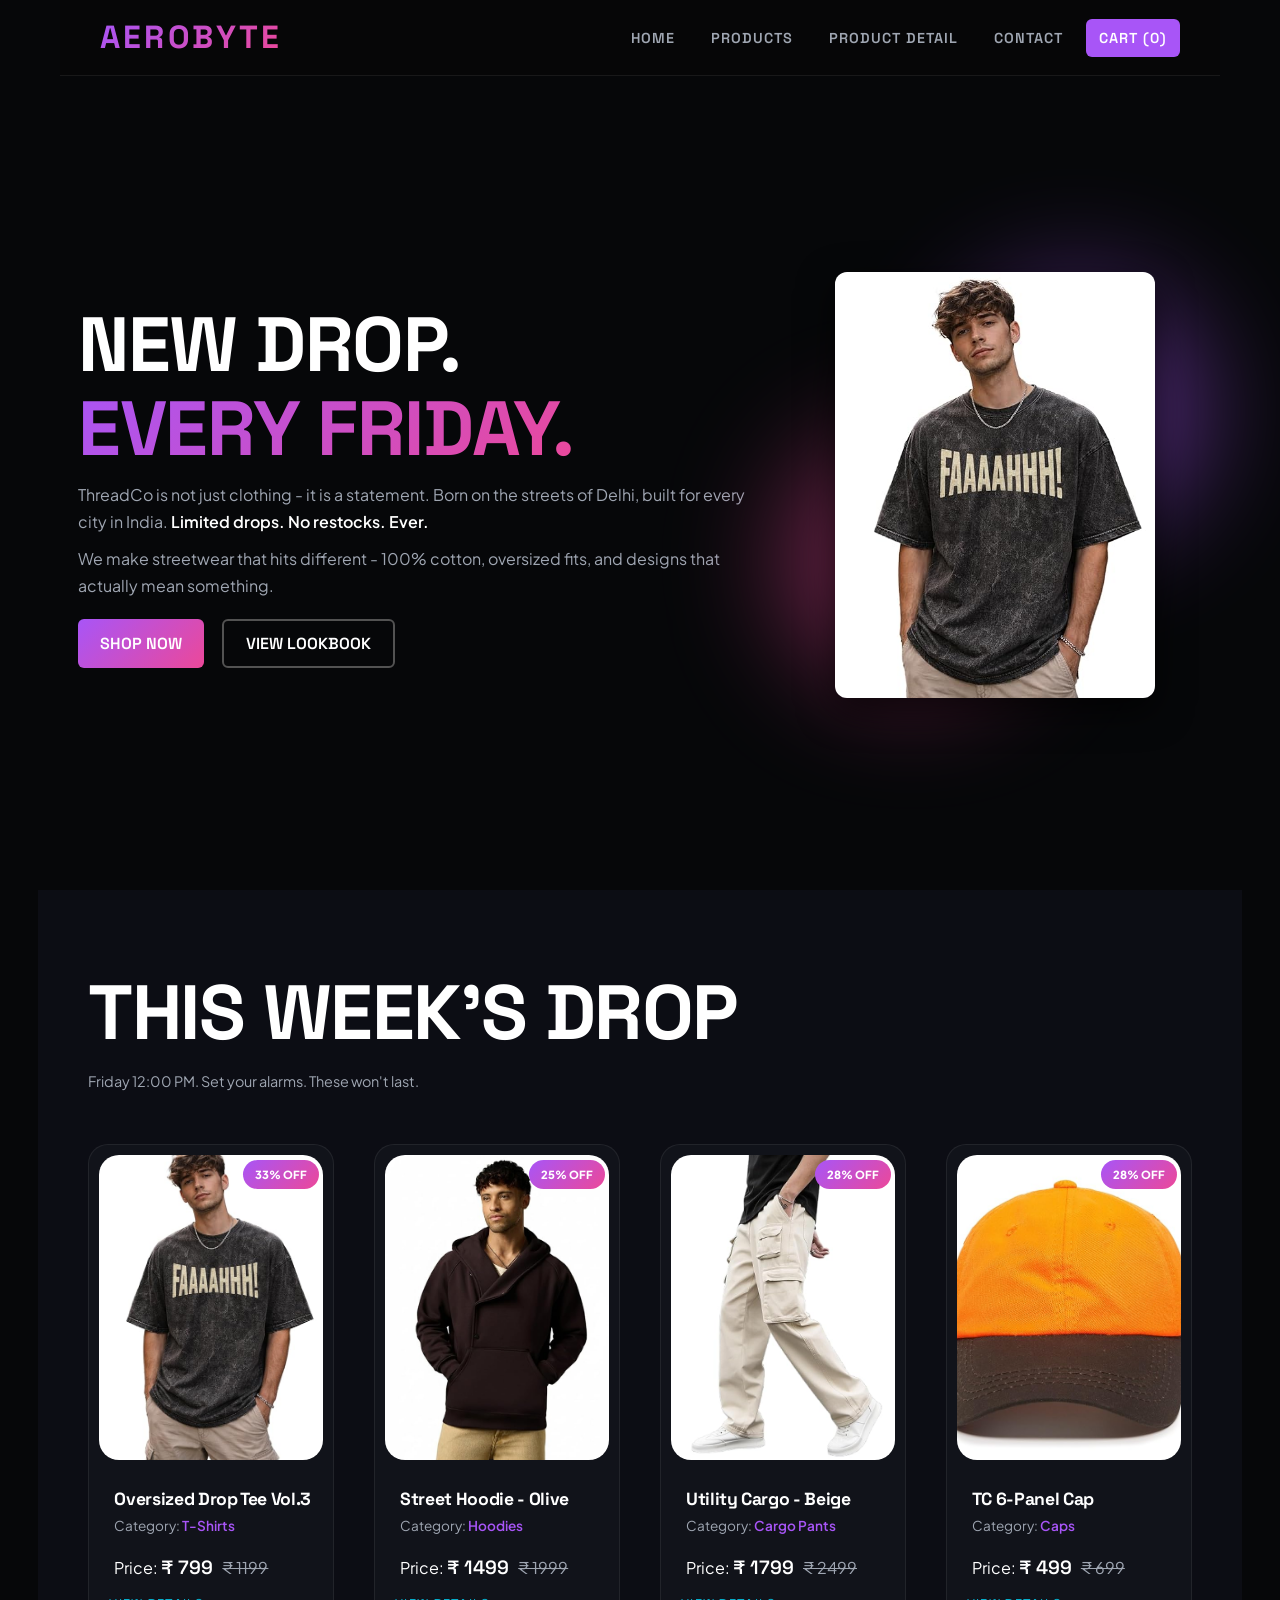
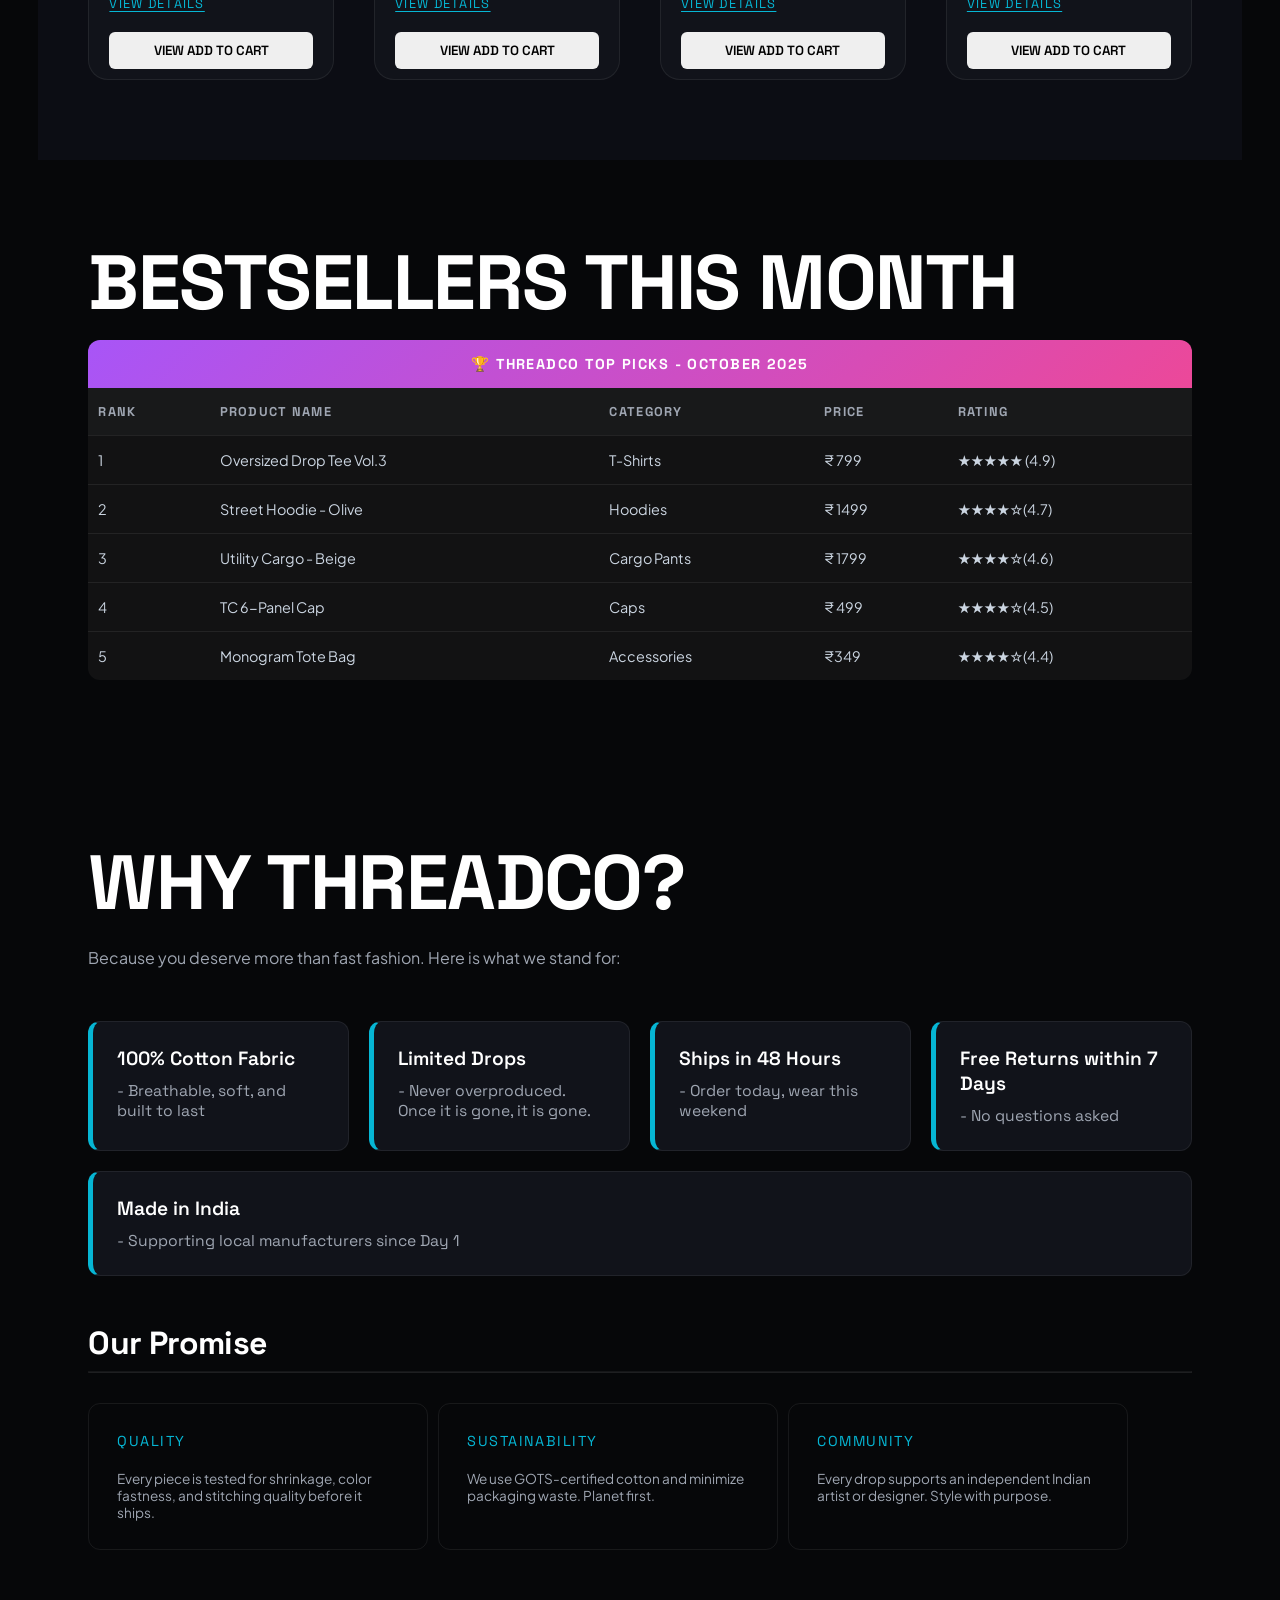
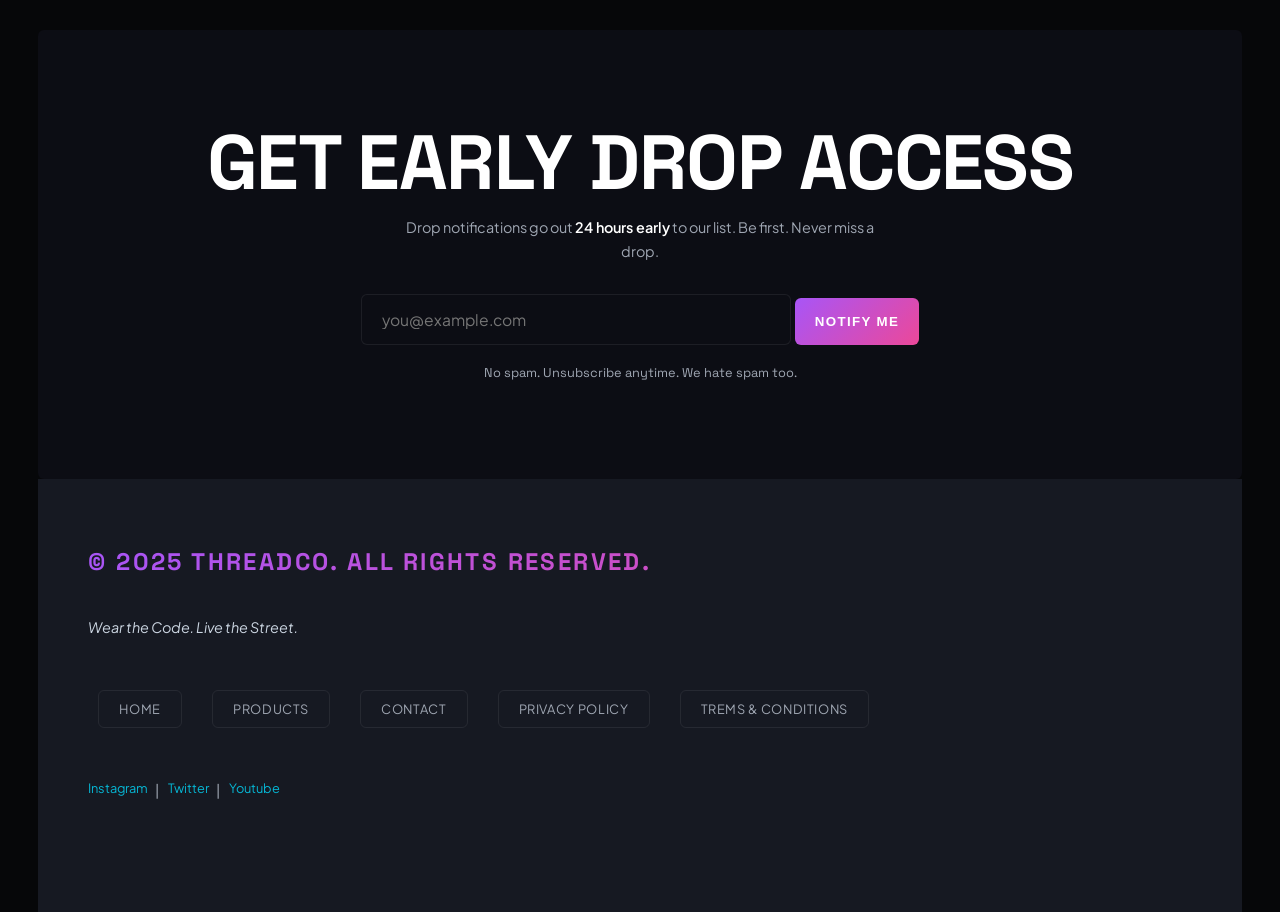
<file: index.html>
<!DOCTYPE html>
<html lang="en">

<head>
    <meta charset="UTF-8">
    <meta name="viewport" content="width=device-width, initial-scale=1.0">
    <title>ThreadCo-Wear the code.live the street</title>
    <link rel="stylesheet" href="index.css">
</head>

<body>
    <header>
        <h1>AeroByte</h1>
        <!-- <p><em>Wear the Code. Live the Street</em></p> -->
        <nav>
            <ul>
                <li><a href="index.html">Home</a></li>
                <li><a href="products.html">Products</a></li>
                <li><a href="Product Detail.html">Product Detail</a></li>
                <li><a href="contact.html">Contact</a></li>
                <li><a href="">Cart (0)</a></li>
            </ul>
        </nav>

    </header>

    <main>
        <section id="hero">
            <div class="left-hero">
                <h2>
                    New Drop. <br> <span id="gradient-text"> Every Friday.</span>
                </h2>

                <p>
                    ThreadCo is not just clothing - it is a statement. Born on the streets of Delhi, built for every
                    city in India.
                    <strong>
                        Limited drops. No restocks. Ever.
                    </strong>
                </p>

                <p>
                    We make streetwear that hits different - 100% cotton, oversized fits, and designs that actually
                    mean
                    something.
                </p>

                <div id="cta">
                    <a href="products.html" class="btn1">Shop Now</a> &nbsp;&nbsp;
                    <a href="products.html" class="btn2">View Lookbook</a>
                </div>
            </div>

            <div class="right-hero">
                <div class="glow orb1"></div>
                <div class="glow orb2"></div>
                <div class="right-hero-image">
                    <img src="iamges/product 1.jpg" alt="">
                </div>

            </div>





        </section>


        <section id="week-drop">
            <h2>This Week's Drop</h2>
            <p>Friday 12:00 PM. Set your alarms. These won't last.</p>

            <div class="cards">
                <article>
                    <figure>
                        <img src="iamges/product 1.jpg" alt="">
                        <figcaption>Oversized Drop Tee Vol.3</figcaption>
                    </figure>
                    <h3>Oversized Drop Tee Vol.3</h3>
                    <p>Category: <span>T-Shirts</span> </p>
                    <p>Price: <strong>&#8377 799</strong> <s>&#8377 1199</s></p>
                    <p> <mark>33% OFF</mark></p>
                    <a href="Product Detail.html">View Details</a>
                    <button>View Add to Cart</button>
                </article>

                <article>
                    <figure>
                        <img src="iamges/product 2.jpg" alt="">
                        <figcaption>
                            Street Hoodie - Olive
                        </figcaption>
                    </figure>
                    <h3>Street Hoodie - Olive</h3>
                    <p>Category: <span>Hoodies</span> </p>
                    <p>Price: <strong>&#8377 1499</strong> <s>&#8377 1999</s></p>
                    <p> <mark>25% OFF</mark></p>
                    <a href="Product Detail.html">View Details</a>
                    <button>View Add to Cart</button>
                </article>

                <article>
                    <figure>
                        <img src="iamges/product 3.jpg" alt="">
                        <figcaption>
                            Utility Cargo - Beige
                        </figcaption>
                    </figure>
                    <h3>Utility Cargo - Beige</h3>
                    <p>Category: <span>Cargo Pants</span> </p>
                    <p>Price: <strong>&#8377 1799</strong> <s>&#8377 2499</s></p>
                    <p> <mark>28% OFF</mark></p>
                    <a href="Product Detail.html">View Details</a>
                    <button>View Add to Cart</button>
                </article>

                <article>
                    <figure>
                        <img src="iamges/product 4.jpg" alt="">
                        <figcaption>TC 6-Panel Cap</figcaption>
                    </figure>
                    <h3>TC 6-Panel Cap</h3>
                    <p>Category: <span>Caps</span> </p>
                    <p>Price: <strong>&#8377 499</strong> <s>&#8377 699</s></p>
                    <p> <mark>28% OFF</mark></p>
                    <a href="Product Detail.html">View Details</a>
                    <button>View Add to Cart</button>
                </article>
            </div>
        </section>


        <section id="best-sellers">
            <h2>Bestsellers This Month</h2>
            <div class="table-scroll">
                <table>
                    <tr>
                        <th colspan="5">&#127942; ThreadCo Top Picks - October 2025</th>

                    </tr>
                    <tr>
                        <th>Rank</th>
                        <th>Product Name</th>
                        <th>Category</th>
                        <th>Price</th>
                        <th>Rating</th>
                    </tr>
                    <tr>
                        <td>1</td>
                        <td>Oversized Drop Tee Vol.3</td>
                        <td>T-Shirts</td>
                        <td> &#8377; 799</td>
                        <td>&#9733;&#9733;&#9733;&#9733;&#9733; (4.9)</td>
                    </tr>
                    <tr>
                        <td>2</td>
                        <td>Street Hoodie - Olive</td>
                        <td>Hoodies</td>
                        <td>&#8377; 1499</td>
                        <td>&#9733;&#9733;&#9733;&#9733;&#9734;(4.7)</td>
                    </tr>
                    <tr>
                        <td>3</td>
                        <td>Utility Cargo - Beige</td>
                        <td>Cargo Pants </td>
                        <td>&#8377; 1799</td>
                        <td>&#9733;&#9733;&#9733;&#9733;&#9734;(4.6)</td>
                    </tr>
                    <tr>
                        <td>4</td>
                        <td>TC 6-Panel Cap</td>
                        <td>Caps</td>
                        <td>&#8377; 499</td>
                        <td>&#9733;&#9733;&#9733;&#9733;&#9734;(4.5)</td>
                    </tr>
                    <tr>
                        <td>5</td>
                        <td>Monogram Tote Bag</td>
                        <td>Accessories</td>
                        <td>&#8377;349</td>
                        <td>&#9733;&#9733;&#9733;&#9733;&#9734;(4.4)</td>
                    </tr>
                </table>
            </div>

        </section>


        <section id="why-threadco">
            <h2>Why ThreadCo?</h2>
            <p>Because you deserve more than fast fashion. Here is what we stand for:</p>
            <ul>
                <li> <strong>100% Cotton Fabric</strong> - Breathable, soft, and built to last</li>
                <li> <strong>Limited Drops</strong> - Never overproduced. Once it is gone, it is gone.</li>
                <li> <strong>Ships in 48 Hours</strong> - Order today, wear this weekend</li>
                <li> <strong>Free Returns within 7 Days</strong> - No questions asked</li>
                <li> <strong>Made in India </strong>- Supporting local manufacturers since Day 1</li>
            </ul>


            <h3>Our Promise</h3>

            <hr>


            <dl>
                <section>
                    <dt>Quality</dt>
                    <dd>Every piece is tested for shrinkage, color fastness, and stitching quality before it ships.</dd>
                </section>

                <section>
                    <dt>Sustainability</dt>
                    <dd>We use GOTS-certified cotton and minimize packaging waste. Planet first.</dd>
                </section>

                <section>
                    <dt>Community</dt>
                    <dd>Every drop supports an independent Indian artist or designer. Style with purpose.</dd>
                </section>

            </dl>
        </section>
        

        <section id="get-early">
            <h2>Get Early Drop Access</h2>
            <p>
                Drop notifications go out <strong>24 hours early</strong> to our list. Be first. Never miss a drop.
            </p>

            <div id="notify">
                <form action="">
                    <label for="email">Your Email:</label>
                    <input type="email" id="email" name="email" placeholder="you@example.com">
                    <button type="submit">Notify Me</button>
                </form>
            </div>

            <br>
            <small>No spam. Unsubscribe anytime. We hate spam too.</small>
            <br><br>
        </section>
    </main>

    <footer id="footer">
        <h3>&copy; 2025 ThreadCo. All rights reserved.</h3>
        <p><em>Wear the Code. Live the Street.</em></p>
        <nav>
            <ul>
                <li><a href="index.html">Home</a></li>
                <li><a href="products.html">Products</a></li>
                <li><a href="contact.html">Contact</a></li>
                <li><a href="">Privacy Policy</a></li>
                <li><a href="">Trems &amp; Conditions</a></li>
            </ul>
        </nav>
        <p>
            <a href="https://www.instagram.com/mohammadfarhan0x/">Instagram</a>
            &nbsp;| &nbsp;
            <a href="https://x.com/Mohammadfa52076">Twitter</a>
            &nbsp;| &nbsp;
            <a href="https://www.youtube.com/@Mohammadfarhan01-x">Youtube</a>
        </p>

    </footer>

</body>

</html>
</file>
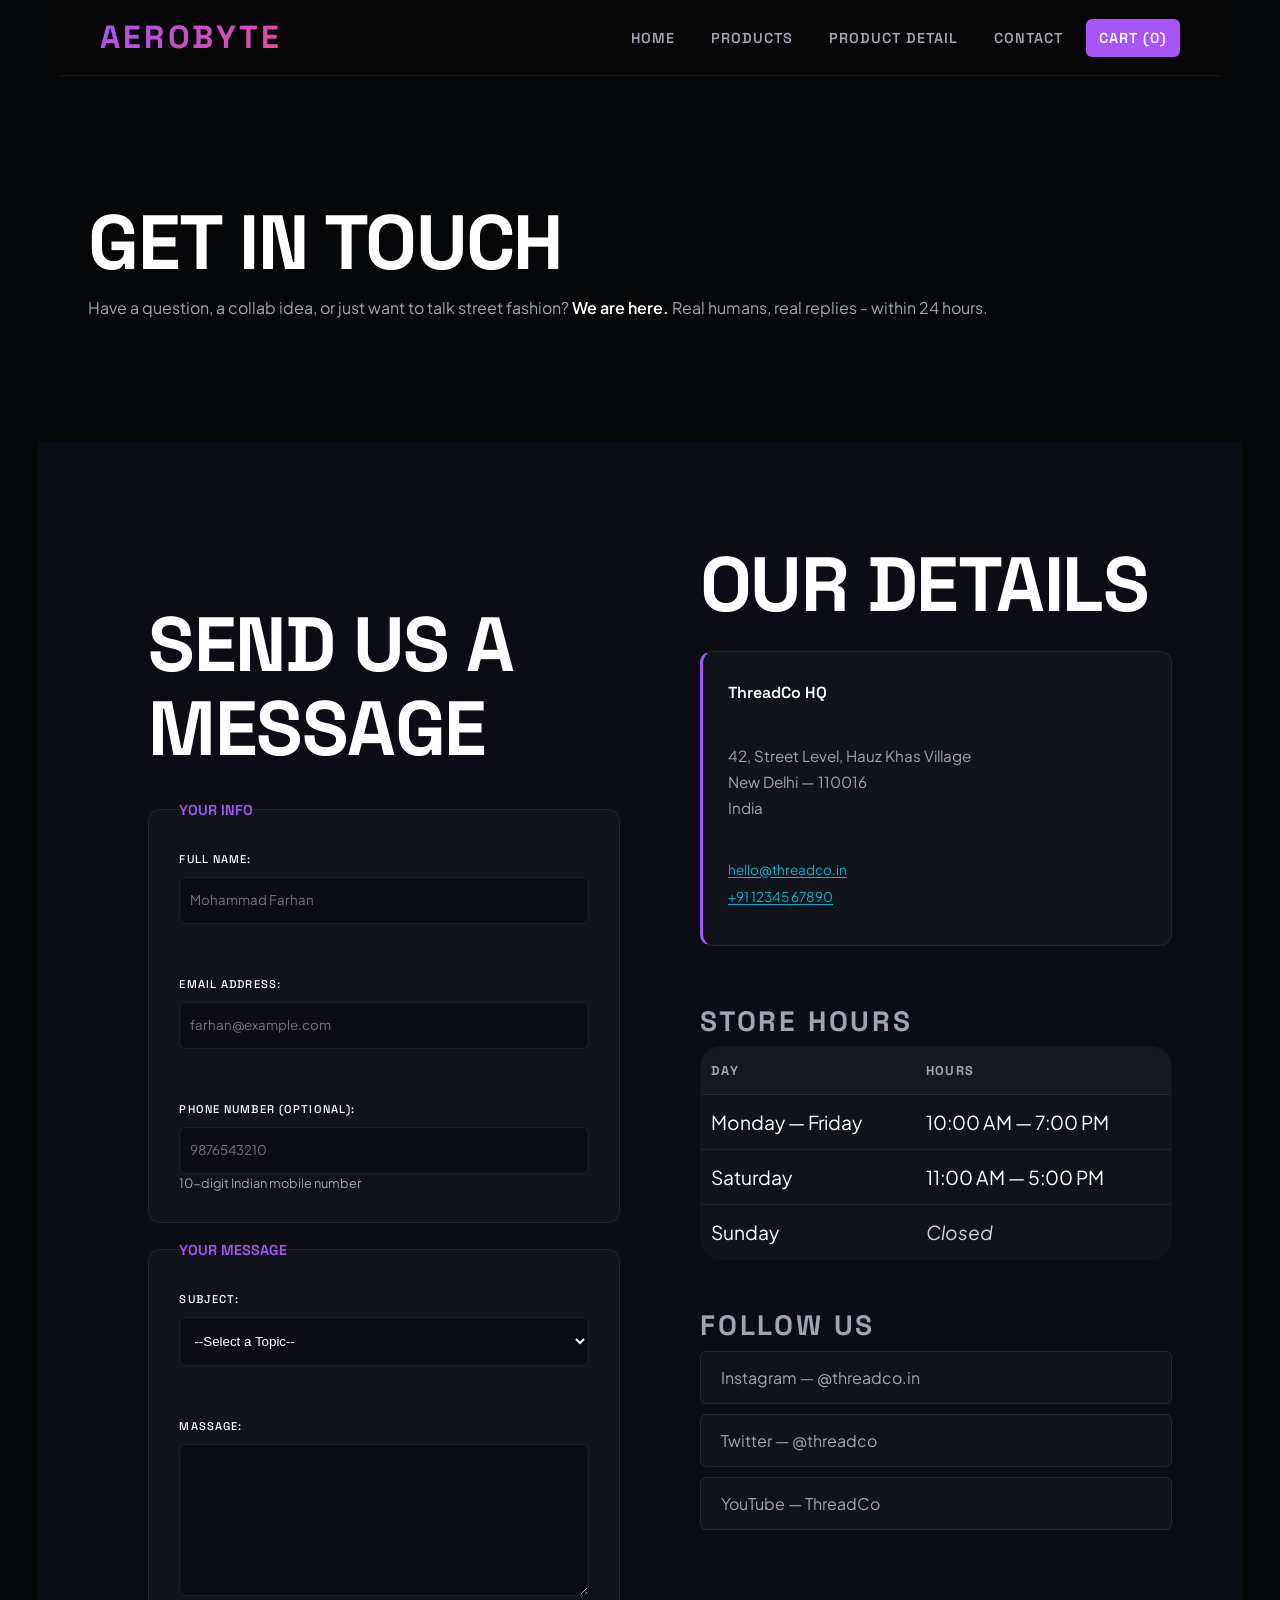
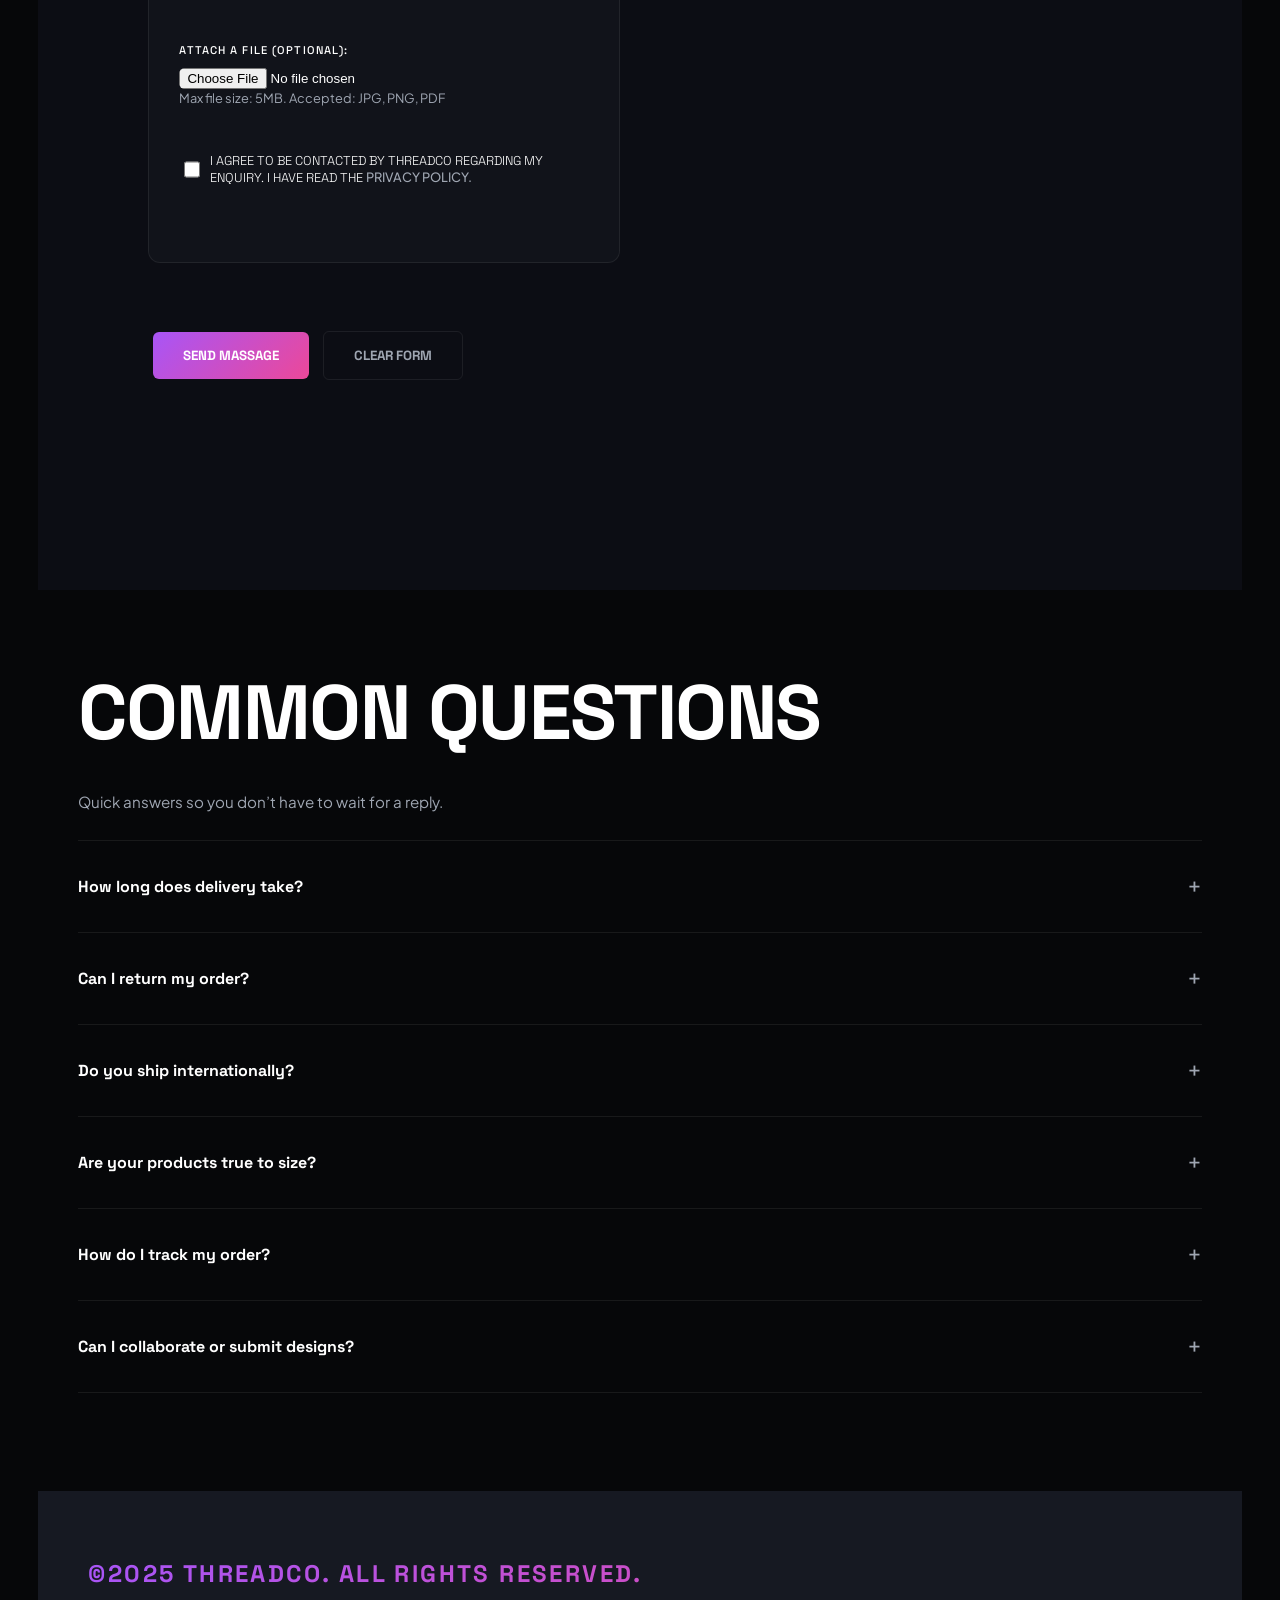
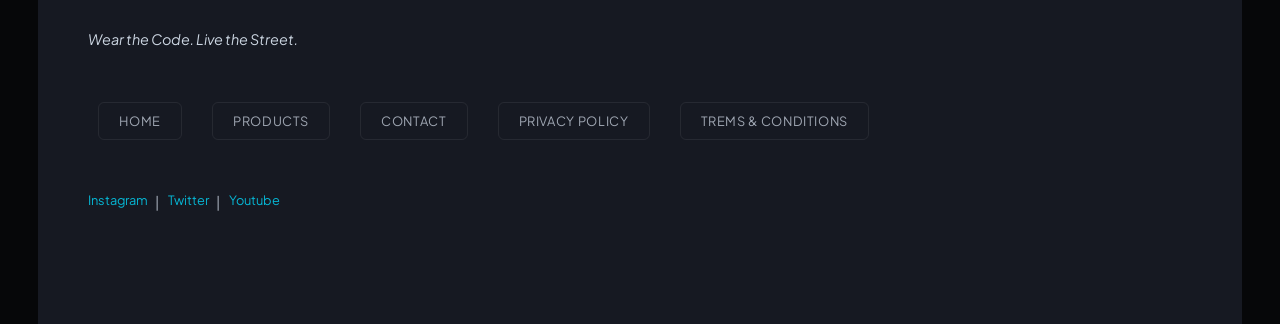
<file: contact.html>
<!DOCTYPE html>
<html lang="en">

<head>
    <meta charset="UTF-8">
    <meta name="viewport" content="width=device-width, initial-scale=1.0">
    <title>Contact-ThreadCo</title>
    <link rel="stylesheet" href="index.css">
</head>

<body>
    <header>
        <h1>AeroByte</h1>
        <nav>
            <ul>
                <li><a href="index.html">Home</a></li>
                <li><a href="products.html">Products</a></li>
                <li><a href="Product Detail.html">Product Detail</a></li>
                <li><a href="contact.html">Contact</a></li>
                <li><a href="">Cart (0)</a></li>
            </ul>
        </nav>
    </header>




    <main>
        <section class="get-in-touch">
            <h2>Get In Touch</h2>
            <p>
                Have a question, a collab idea, or just want to talk street fashion? <strong> We are here. </strong>Real
                humans, real replies
                - within 24 hours.
            </p>
        </section>




        <div class="details">
            <section class="send-us-message">
                <h2>
                    Send Us a Message
                </h2>

                <form action="">
                    <fieldset>
                        <legend>Your Info</legend>
                        <label for="name">Full Name:</label>
                        <input type="text" placeholder="Mohammad Farhan" id="name" name="name">
                        <label for="email">Email Address:</label>
                        <input type="email" id="email" placeholder="farhan@example.com" name="email">
                        <label for="number">Phone Number (optional):</label>
                        <input type="number" placeholder="9876543210" id="number" min="0">
                        <small>10-digit Indian mobile number</small>
                    </fieldset>

                    <br>

                    <fieldset class="your-massage">
                        <legend>Your Message</legend>

                        <label for="sub">Subject:</label>
                        <select name="sub" id="sub">
                            <option value="--select a topic--" selected>--Select a Topic--</option>
                            <option value="order issue">Order Issue</option>
                            <option value="return/refund">Return/Refund</option>
                            <option value="collabration/partenership">Collabration/Partenership</option>
                            <option value="wholesale enquiry">Wholesale Enquiry</option>
                            <option value="general query">General Query</option>
                        </select>


                        <label for="massage">Massage:</label>
                        <textarea name="massage" id="massage" rows="8" cols="45"
                            placeholder="Tell us what is on your mind...">
                        </textarea>
                        <label for="file">Attach a File (optional):</label>
                        <input type="file">
                        <small>Max file size: 5MB. Accepted: JPG, PNG, PDF</small>


                        <div class="consent">
                            <input type="checkbox" id="policy" name="checkbox">
                            <label for="policy" class="checkbox">
                                <span>I agree to be contacted by ThreadCo regarding my enquiry. I have read the
                                </span>
                                <a href="" class="privacy-link">Privacy Policy.</a>
                            </label>
                        </div>

                    </fieldset>
                </form>
                <br>
                <div id="send-us-msg-btn">
                    <button>Send Massage</button>
                <button>Clear Form</button>
                </div>
                
            </section>



            <section class="our-details">
                <h2>Our Details</h2>

                <div class="head-quarter">
                    <strong>ThreadCo HQ</strong>
                    <p>42, Street Level, Hauz Khas Village</p>
                    <p>New Delhi — 110016</p>
                    <p>India</p>
                    <a href="mailto:hello@threadco.in"> hello@threadco.in</a>
                    <a href="tel:+911234567890">+91 12345 67890</a>

                </div>


                <div class="store-hours">
                    <h3>Store Hours</h3>
                    <div class="lil-table-scroll">
                        <table>
                            <tr>
                                <th>Day</th>
                                <th>Hours</th>
                            </tr>

                            <tr>
                                <td> Monday — Friday</td>
                                <td>10:00 AM — 7:00 PM</td>
                            </tr>

                            <tr>
                                <td>Saturday</td>
                                <td>11:00 AM — 5:00 PM</td>
                            </tr>

                            <tr>
                                <td>Sunday</td>
                                <td><em>Closed</em></td>
                            </tr>
                        </table>
                    </div>

                </div>


                <div class="follow-us">

                    <h3>Follow Us</h3>
                    <nav>
                        <ul>
                            <li> <a href="">Instagram — @threadco.in</a></li>
                            <li> <a href="">Twitter — @threadco</a></li>
                            <li> <a href="">YouTube — ThreadCo</a></li>

                        </ul>
                    </nav>
                </div>
            </section>
        </div>




        <section class="common-questions">
            <h2>Common Questions</h2>
            <p>Quick answers so you don’t have to wait for a reply.</p>

            <details>
                <summary>How long does delivery take?</summary>
                <p>
                    We ship within <strong>48 hours</strong> of order confirmation.
                    Standard delivery takes <strong>3&mdash;5 business days</strong> across India.
                    Express delivery (1&mdash;2 days) is available at checkout for select pin codes.
                </p>
            </details>

            <details>
                <summary>Can I return my order?</summary>
                <p>
                    Yes! We offer <strong>free returns within 7 days</strong> of delivery.
                    The item must be unworn, unwashed, and in its original packaging with all tags attached.
                    Initiate your return from the Orders section of your account.
                </p>
            </details>

            <details>
                <summary>Do you ship internationally?</summary>
                <p>
                    Not yet &mdash; but we&rsquo;re working on it.
                    International shipping is planned for early 2026.
                    Sign up for our newsletter to get notified first.
                </p>
            </details>

            <details>
                <summary>Are your products true to size?</summary>
                <p>
                    ThreadCo tees and hoodies are <strong>oversized by design</strong>.
                    If you prefer a more fitted look, we recommend sizing down.
                    Check the <a href="product.html#size-chart">Size Guide</a> on any product page for exact
                    measurements.
                </p>
            </details>

            <details>
                <summary>How do I track my order?</summary>
                <p>
                    Once your order ships, you will receive a tracking link via SMS and email.
                    You can also track your order by entering your order ID on our
                    <a href="#">Order Tracking page</a>.
                </p>
            </details>

            <details>
                <summary>Can I collaborate or submit designs?</summary>
                <p>
                    Absolutely. ThreadCo works with independent Indian artists on every drop.
                    If you have a design concept or want to collab, reach out via the form above
                    and select <strong>&ldquo;Collaboration / Partnership&rdquo;</strong> as the subject.
                    We read every single message.
                </p>
            </details>


        </section>
    </main>
    <br>



    <footer id="footer">
        <h3>&copy;2025 ThreadCo. All rights reserved.</h3>
        <p><em>Wear the Code. Live the Street.</em></p>
        <nav>
            <ul>
                <li><a href="index.html">Home</a></li>
                <li><a href="products.html">Products</a></li>
                <li><a href="contact.html">Contact</a></li>
                <li><a href="">Privacy Policy</a></li>
                <li><a href="">Trems &amp; Conditions</a></li>
            </ul>
        </nav>
        <p>
            <a href="https://www.instagram.com/mohammadfarhan0x/">Instagram</a>
            &nbsp;| &nbsp;
            <a href="https://x.com/Mohammadfa52076">Twitter</a>
            &nbsp;| &nbsp;
            <a href="https://www.youtube.com/@Mohammadfarhan01-x">Youtube</a>
        </p>

    </footer>
</body>

</html>
</file>
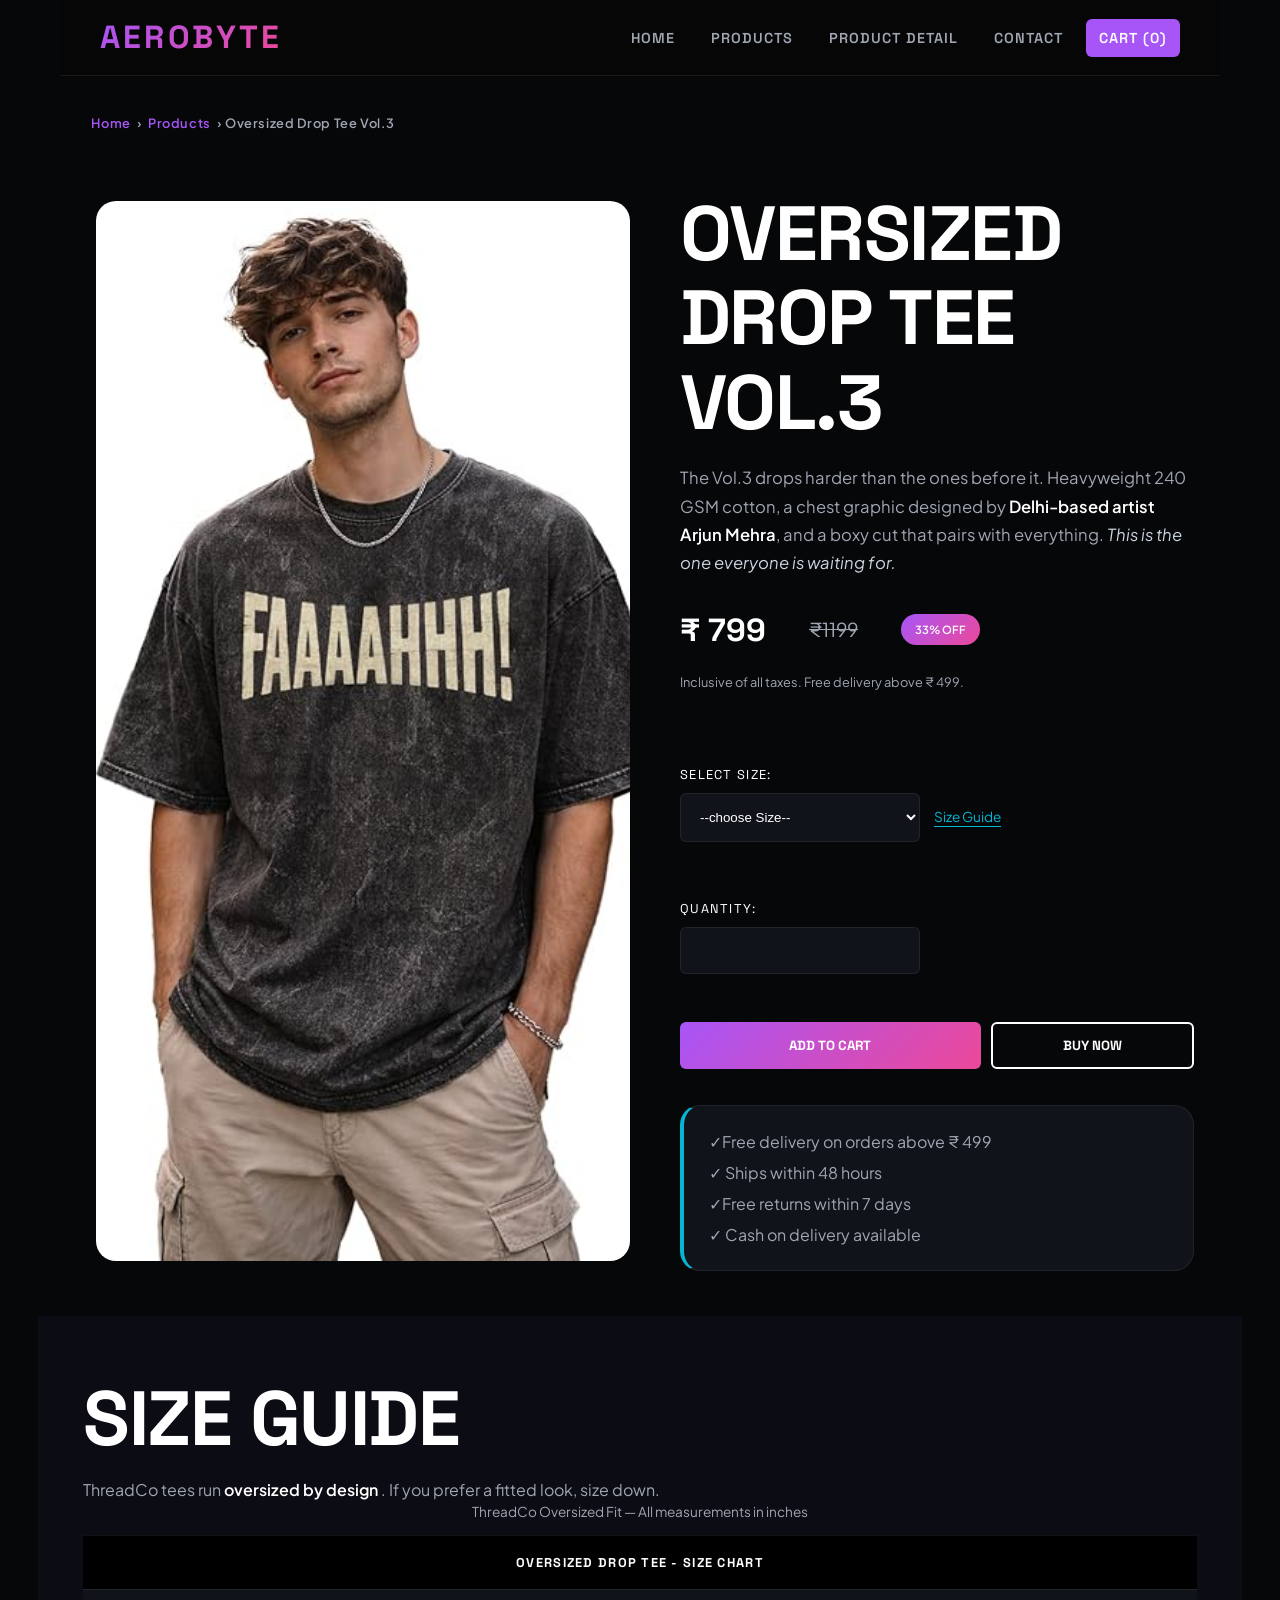
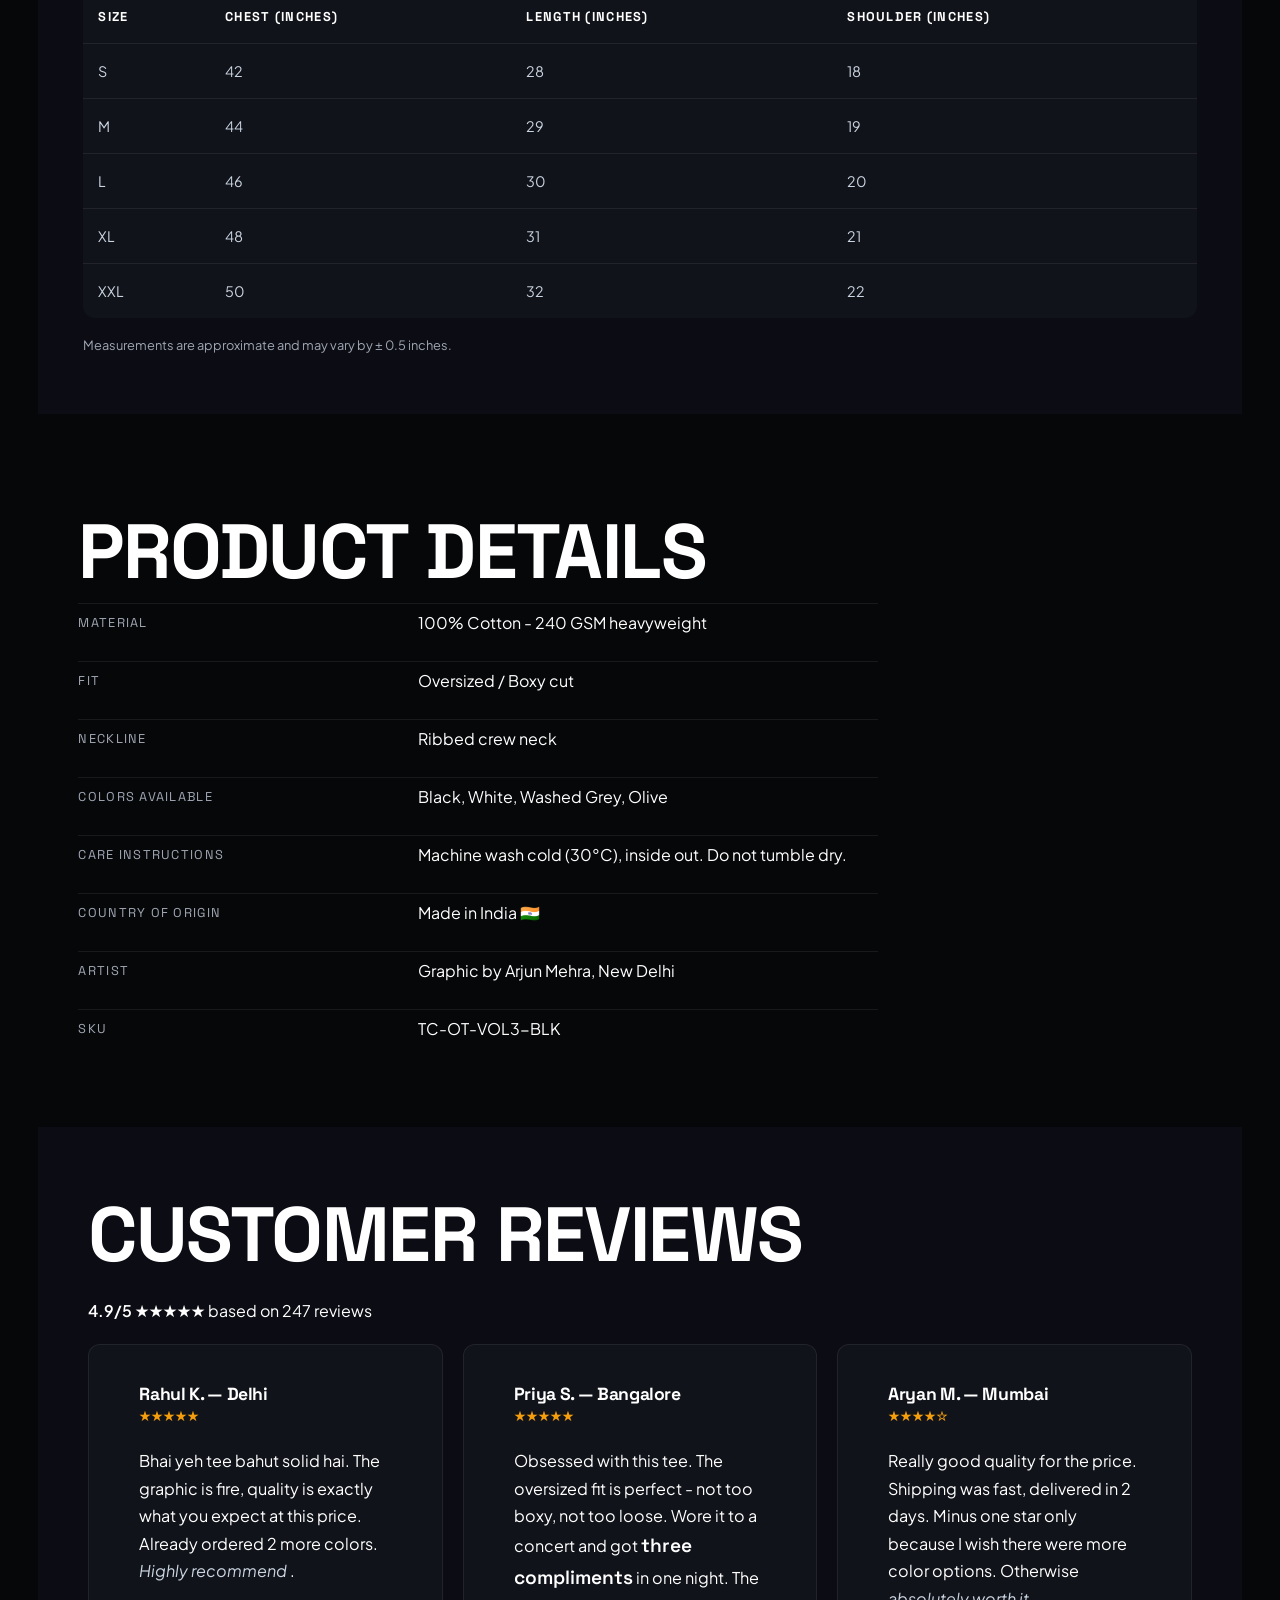
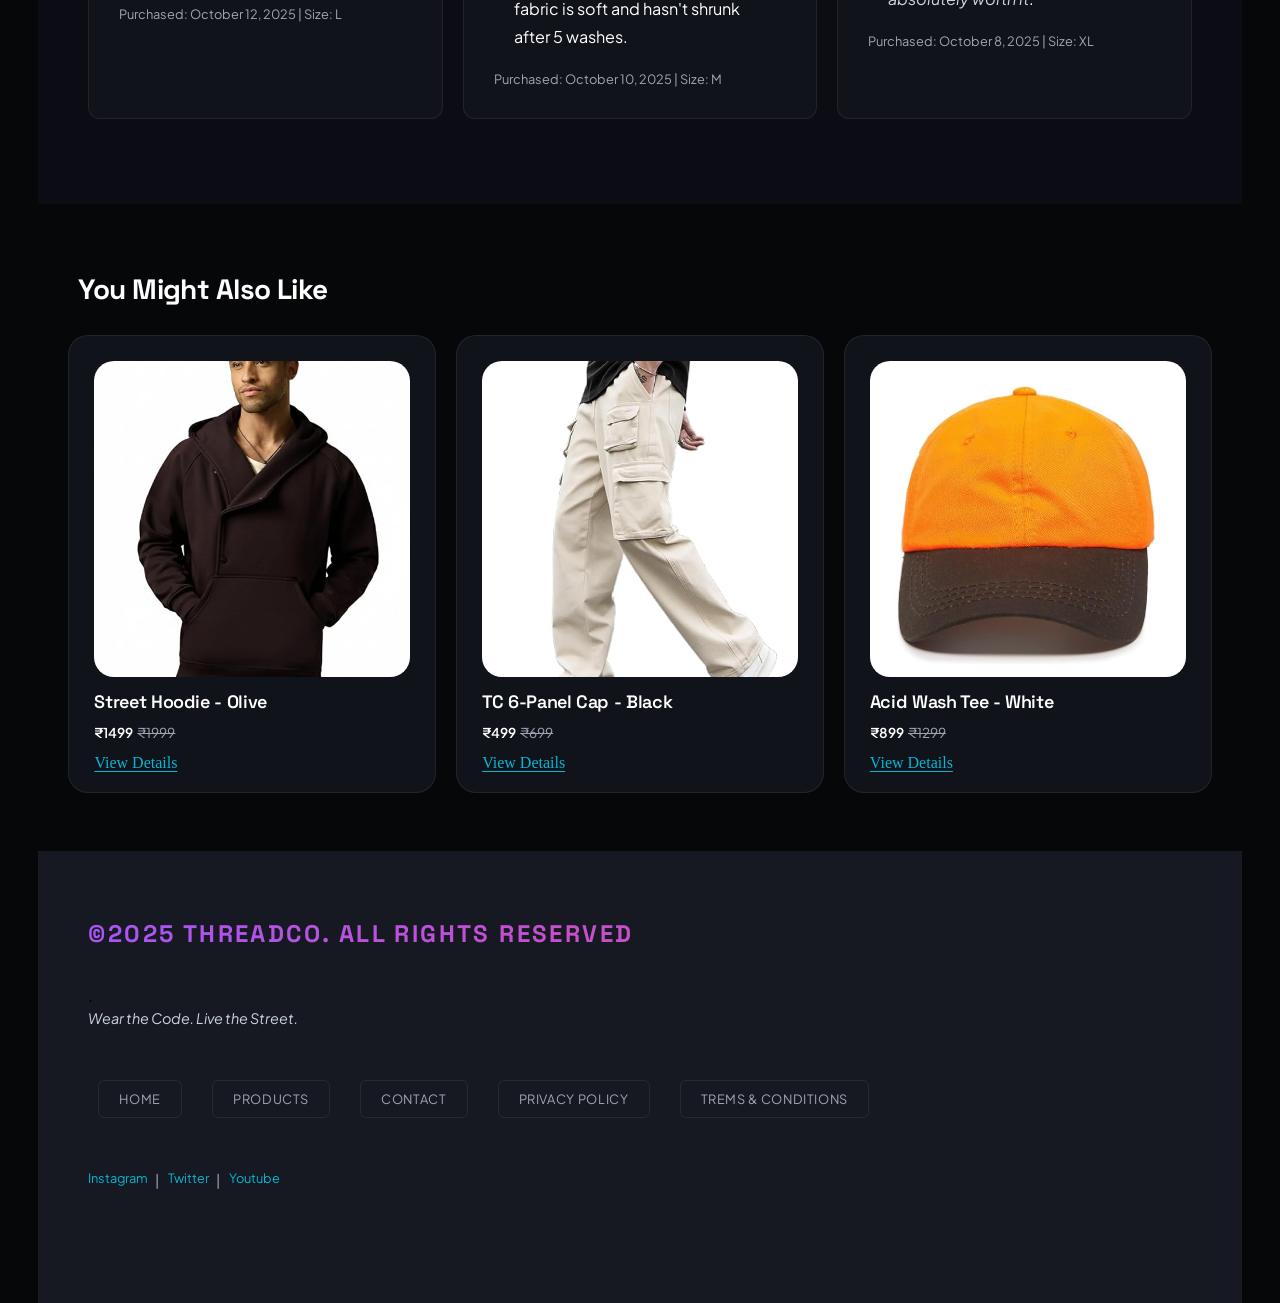
<file: Product Detail.html>
<!DOCTYPE html>
<html lang="en">

<head>
    <meta charset="UTF-8">
    <meta name="viewport" content="width=device-width, initial-scale=1.0">
    <title>Oversized Drop Tee Vol.3-ThreadCo</title>
    <link rel="stylesheet" href="index.css">
</head>

<body>


    <header>
        <h1>AeroByte</h1>
        <!-- <p><em>Wear the Code. Live the Street</em></p> -->
        <nav>
            <ul>
                <li><a href="index.html">Home</a></li>
                <li><a href="products.html">Products</a></li>
                <li><a href="Product Detail.html">Product Detail</a></li>
                <li><a href="contact.html">Contact</a></li>
                <li><a href="">Cart (0)</a></li>
            </ul>
        </nav>
    </header>



    <main>

        <nav aria-label="breadcrumb">
            <a href="index.html">Home</a>
            &rsaquo;
            <a href="products.html">Products</a>
            &rsaquo;
            Oversized Drop Tee Vol.3
        </nav>

        <section id="product-detail">

            <figure>
                <img src="iamges/product 1.jpg" alt="ThreadCo Oversized Drop Tee Vol.3 - front view, black colorway">
                <figcaption>Oversized Drop Tee Vol.3 - Black Colorway</figcaption>
            </figure>


            <div class="product-detail-left">
                <h2>Oversized Drop Tee Vol.3</h2>
                <p>
                    The Vol.3 drops harder than the ones before it. Heavyweight 240 GSM cotton,
                    a chest graphic designed by <strong>Delhi-based artist Arjun Mehra</strong>,
                    and a boxy cut that pairs with everything.
                    <em>This is the one everyone is waiting for.</em>
                </p>

                <p>
                    <strong>&#8377; 799</strong>
                    &nbsp;
                    <s>&#8377;1199</s>
                    &nbsp;
                    <mark> 33% OFF</mark>
                </p>

                <p><small>Inclusive of all taxes. Free delivery above &#8377; 499.</small></p>

                <br><br>

                <label for="select">Select Size:</label>
                <select name="select" id="select">
                    <option value="--choose size--">--choose Size--</option>
                    <option value="s">S</option>
                    <option value="m">M</option>
                    <option value="l">L</option>
                    <option value="xl">XL</option>
                    <option value="xxl">XXL</option>
                </select>
                <a href="#Size Guide">Size Guide</a>

                <br><br>

                <label for="quantity">Quantity:</label>
                <input type="number" name="quantity" id="quantity" min="1">

                <br><br>

                <div class="product-detail-btns">
                    <button>Add to Cart</button>
                    <button>Buy Now</button>
                </div>


                <br><br>

                <ul>
                    <li> &#10003;Free delivery on orders above &#8377; 499</li>
                    <li>&#10003; Ships within 48 hours</li>
                    <li>&#10003;Free returns within 7 days</li>
                    <li>&#10003; Cash on delivery available</li>
                </ul>
            </div>
        </section>

        <section id="size-chart" class="best-sellers">
            <h2 id="Size Guide">Size Guide</h2>
            <p>ThreadCo tees run <strong>oversized by design</strong> . If you prefer a fitted look, size down.</p>

            <div class="table-scroll">
                <table>
                    <tr>
                        <th colspan="4">Oversized Drop Tee - Size Chart</th>

                    </tr>
                    <tr>
                        <th>Size</th>
                        <th>Chest (inches)</th>
                        <th>Length (inches) </th>
                        <th>Shoulder (inches)</th>
                    </tr>
                    <tr>
                        <td>S</td>
                        <td>42 </td>
                        <td>28</td>
                        <td>18</td>
                    </tr>
                    <tr>
                        <td>M</td>
                        <td>44</td>
                        <td>29</td>
                        <td>19</td>
                    </tr>
                    <tr>
                        <td>L</td>
                        <td>46</td>
                        <td>30</td>
                        <td>20</td>
                    </tr>
                    <tr>
                        <td>XL</td>
                        <td>48</td>
                        <td>31</td>
                        <td>21</td>
                    </tr>
                    <tr>
                        <td>XXL</td>
                        <td>50</td>
                        <td>32</td>
                        <td>22</td>
                    </tr>
                    <caption>ThreadCo Oversized Fit — All measurements in inches</caption>
                </table>
            </div>


            <br>
            <small>Measurements are approximate and may vary by &#177; 0.5 inches.</small>
        </section>



        <section id="item-detail">

            <h2>Product Details</h2>

            <dl>
                <div>
                    <dt>Material</dt>
                    <dd>100% Cotton - 240 GSM heavyweight</dd>
                </div>


                <div>
                    <dt>Fit</dt>
                    <dd>Oversized / Boxy cut</dd>
                </div>


                <div>
                    <dt>Neckline</dt>
                    <dd>Ribbed crew neck</dd>
                </div>


                <div>
                    <dt>Colors Available</dt>
                    <dd>Black, White, Washed Grey, Olive</dd>
                </div>


                <div>
                    <dt>Care Instructions</dt>
                    <dd>Machine wash cold (30°C), inside out. Do not tumble dry.</dd>
                </div>

                <div>
                    <dt>Country of Origin</dt>
                    <dd>Made in India &#127470;&#127475;</dd>
                </div>


                <div>
                    <dt>Artist</dt>
                    <dd>Graphic by Arjun Mehra, New Delhi</dd>
                </div>


                <div>
                    <dt>SKU</dt>
                    <dd>TC-OT-VOL3-BLK</dd>
                </div>


            </dl>
        </section>



        <section class="customer-reviews">

            <h2>Customer Reviews</h2>

            <p id="review"> <strong>4.9/5</strong>
                &#9733;&#9733;&#9733;&#9733;&#9733;
                based on 247 reviews
            </p>

            <div class="customer-reviews-details">
                <article>
                    <h3>Rahul K. — Delhi</h3>
                    <p>
                        &#9733;&#9733;&#9733;&#9733;&#9733;
                    </p>
                    <p>Bhai yeh tee bahut solid hai. The graphic is fire, quality is exactly what you expect at this
                        price.
                        Already ordered 2 more colors. <em>Highly recommend</em> .
                    </p>
                    <small>Purchased: October 12, 2025 | Size: L</small>
                </article>


                <article>
                    <h3>Priya S. — Bangalore</h3>
                    <p>
                        &#9733;&#9733;&#9733;&#9733;&#9733;
                    </p>
                    <p>Obsessed with this tee. The oversized fit is perfect - not too boxy, not too loose. Wore it to a
                        concert
                        and got <strong>three compliments</strong> in one night. The fabric is soft and hasn't shrunk
                        after 5 washes.
                    </p>
                    <small>Purchased: October 10, 2025 | Size: M</small>
                </article>


                <article>
                    <h3>Aryan M. — Mumbai</h3>
                    <p>
                        &#9733;&#9733;&#9733;&#9733;&#9734;
                    </p>
                    <p>Really good quality for the price. Shipping was fast, delivered in 2 days. Minus one star only
                        because I
                        wish there were more color options. Otherwise <em>absolutely worth it</em>.
                    </p>
                    <small>Purchased: October 8, 2025 | Size: XL</small>
                </article>
            </div>


        </section>



        <section class="might-also-like">
            <h3> You Might Also Like</h3>

            <div class="also-like-items">
                <article>
                    <figure>
                        <img src="iamges/product 2.jpg" alt="">
                        <figcaption>Street Hoodie - Olive</figcaption>
                    </figure>

                    <div class="also-like-items-details">
                        <h4>Street Hoodie - Olive</h4>
                        <p><strong>&#8377;1499 </strong>&nbsp;<s>&#8377;1999</s></p>
                        <a href="index.html">View Details</a>
                    </div>


                </article>

                <article>
                    <figure>
                        <img src="iamges/product 3.jpg" alt="">
                        <figcaption>TC 6-Panel Cap - Black</figcaption>
                    </figure>

                    <div class="also-like-items-details">
                        <h4>TC 6-Panel Cap - Black</h4>
                        <p><strong>&#8377;499 </strong>&nbsp;<s>&#8377;699</s></p>
                        <a href="index.html">View Details</a>
                    </div>
                    

                </article>


                <article>
                    <figure>
                        <img src="iamges/product 4.jpg" alt="">
                        <figcaption>Acid Wash Tee - Whitee</figcaption>
                    </figure>

                    <div class="also-like-items-details">
                        <h4>Acid Wash Tee - White</h4>
                        <p><strong>&#8377;899 </strong>&nbsp;<s>&#8377;1299</s></p>
                        <a href="index.html">View Details</a>
                    </div>

                </article>


            </div>


        </section>
    </main>



    <br>


    <footer id="footer">
        <h3>&copy;2025 ThreadCo. All rights reserved</h3>.
        <p><em>Wear the Code. Live the Street.</em></p>
        <nav>
            <ul>
                <li><a href="index.html">Home</a></li>
                <li><a href="products.html">Products</a></li>
                <li><a href="contact.html">Contact</a></li>
                <li><a href="">Privacy Policy</a></li>
                <li><a href="">Trems &amp; Conditions</a></li>
            </ul>
        </nav>

        <p>
            <a href="https://www.instagram.com/mohammadfarhan0x/">Instagram</a>
            &nbsp;| &nbsp;
            <a href="https://x.com/Mohammadfa52076">Twitter</a>
            &nbsp;| &nbsp;
            <a href="https://www.youtube.com/@Mohammadfarhan01-x">Youtube</a>
        </p>

    </footer>

</body>

</html>
</file>
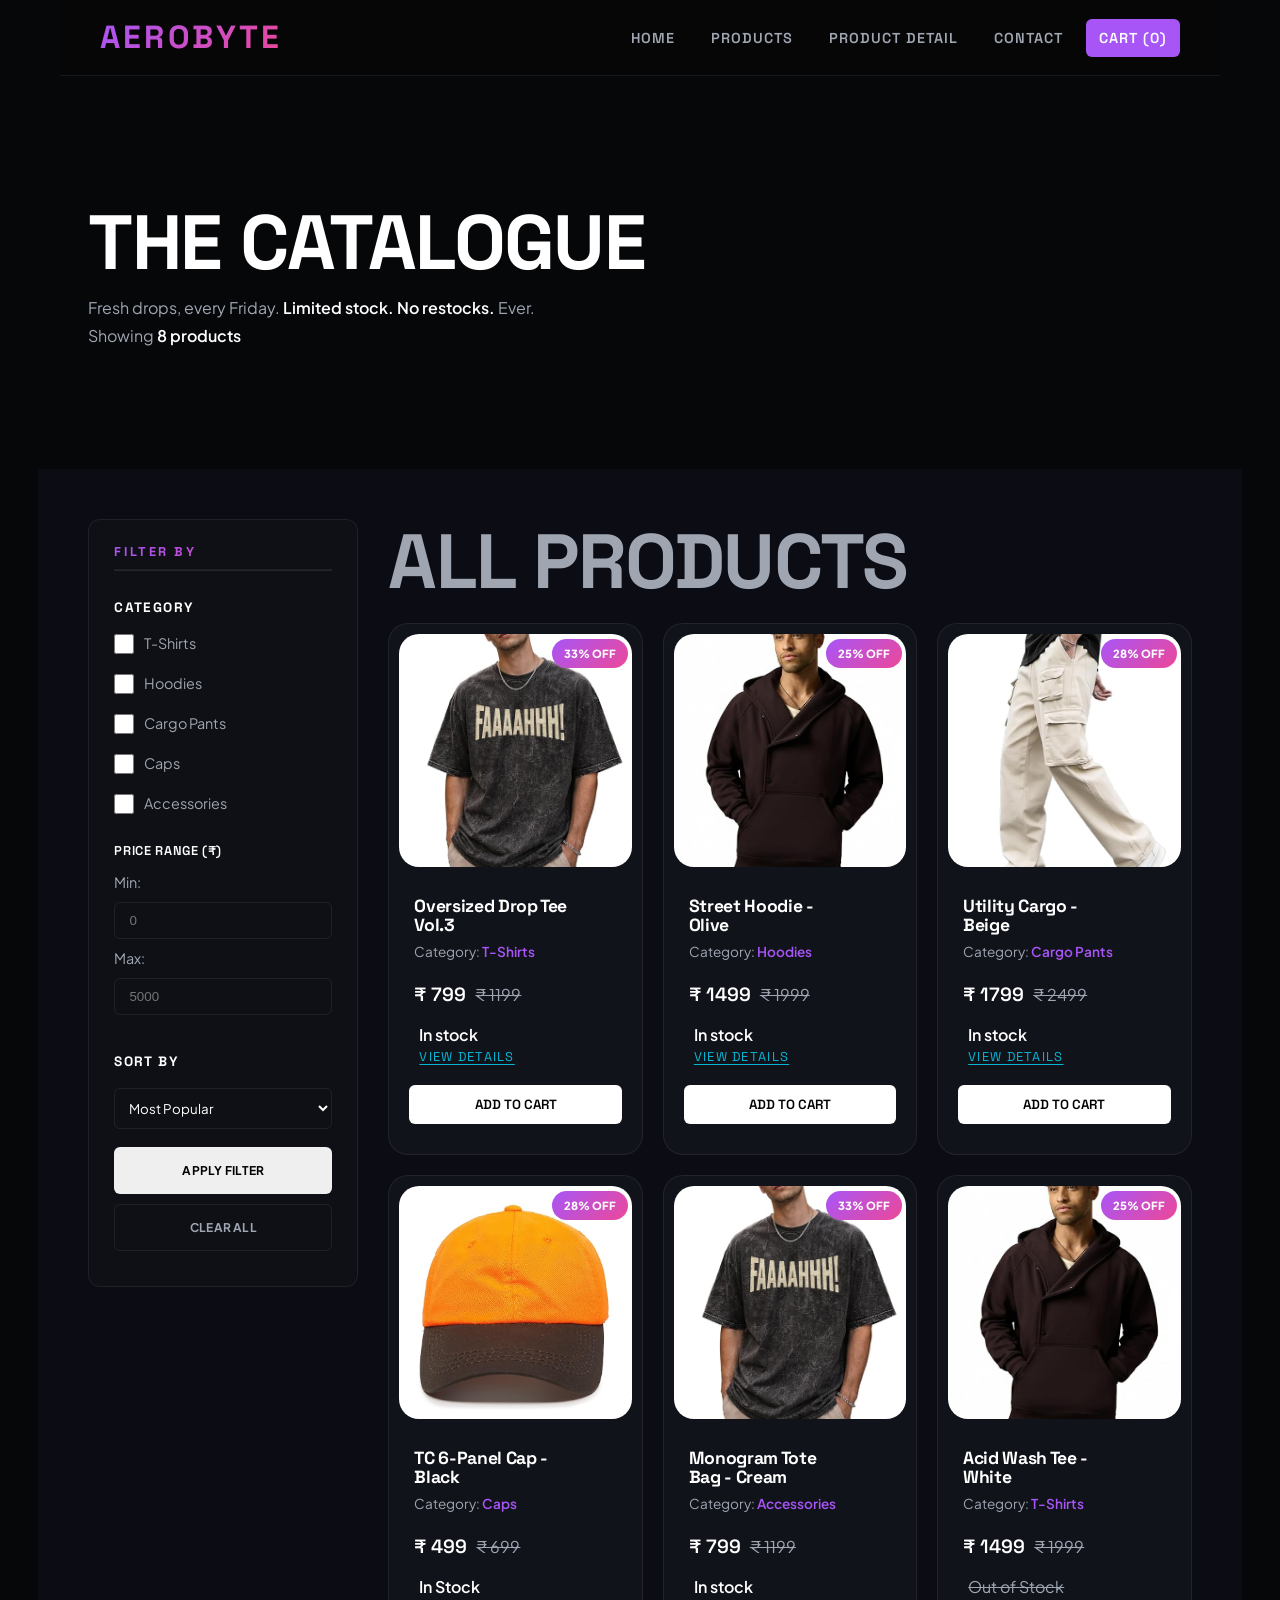
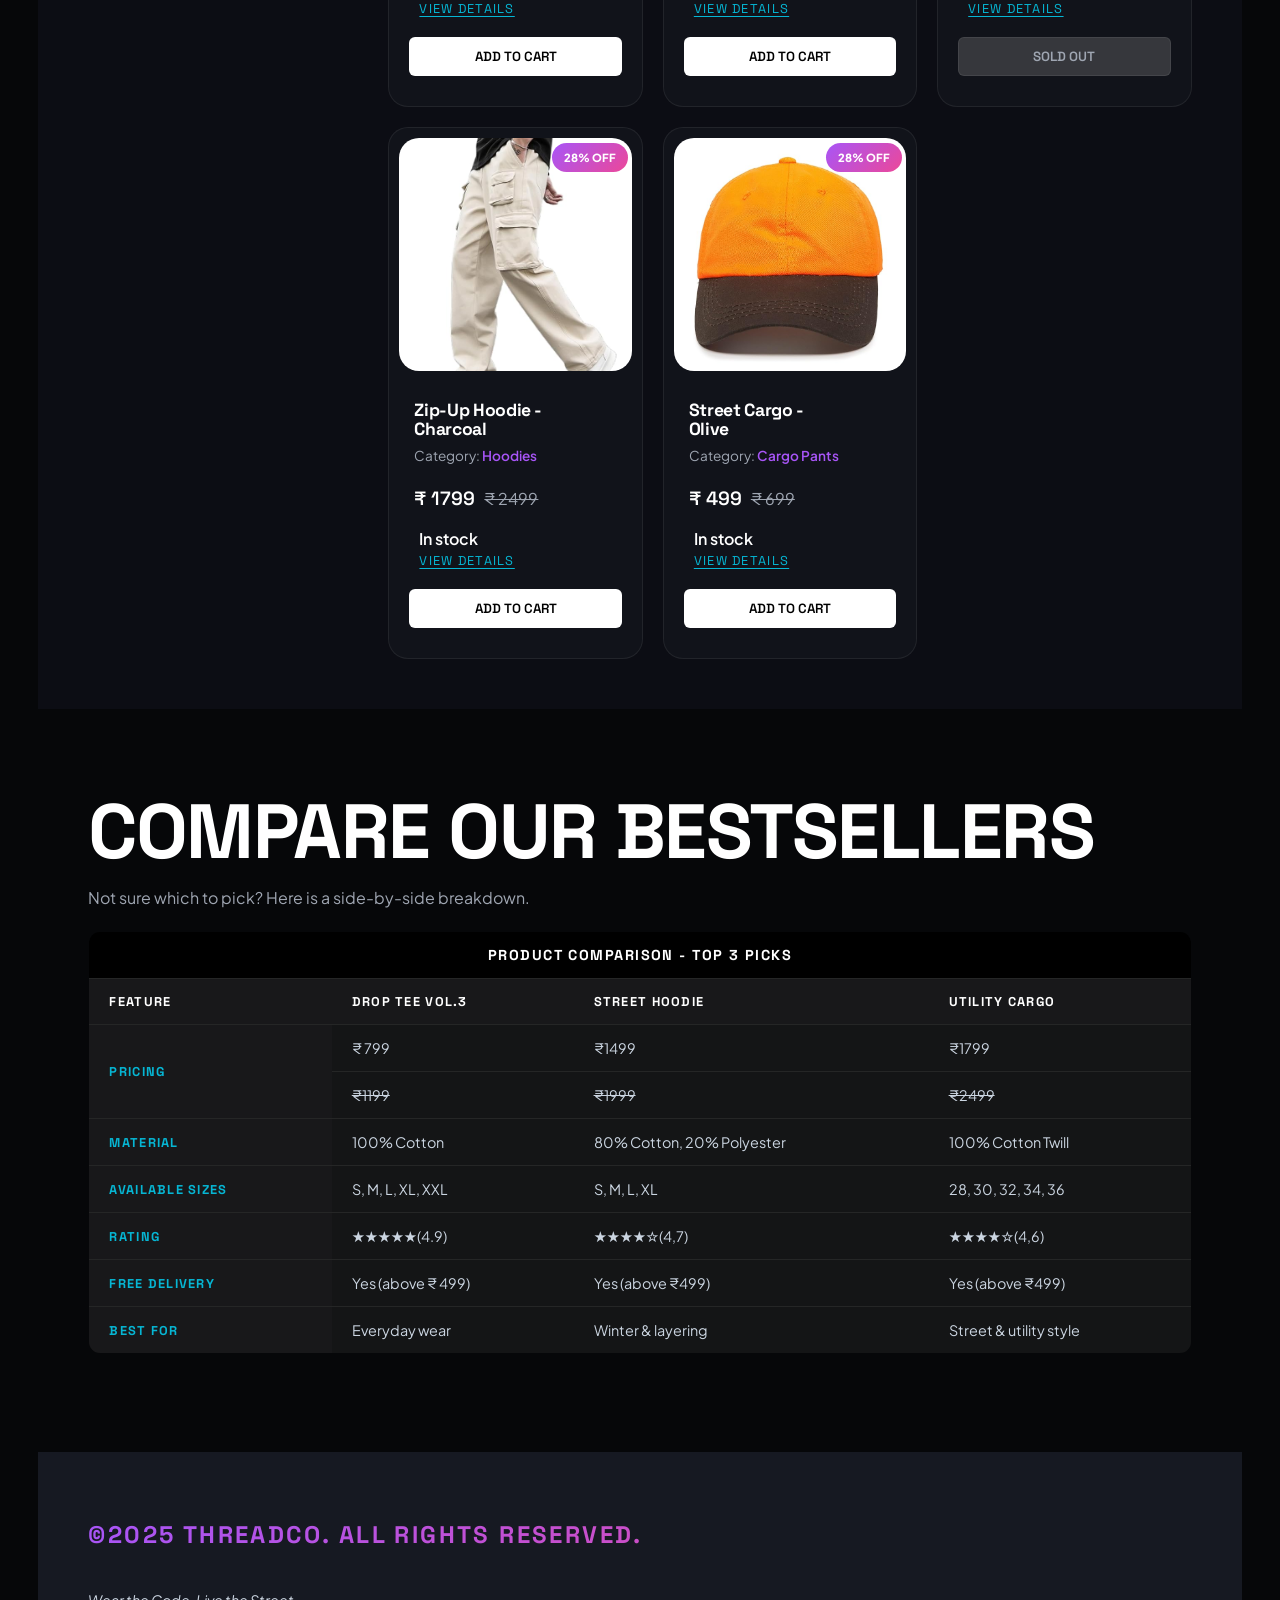
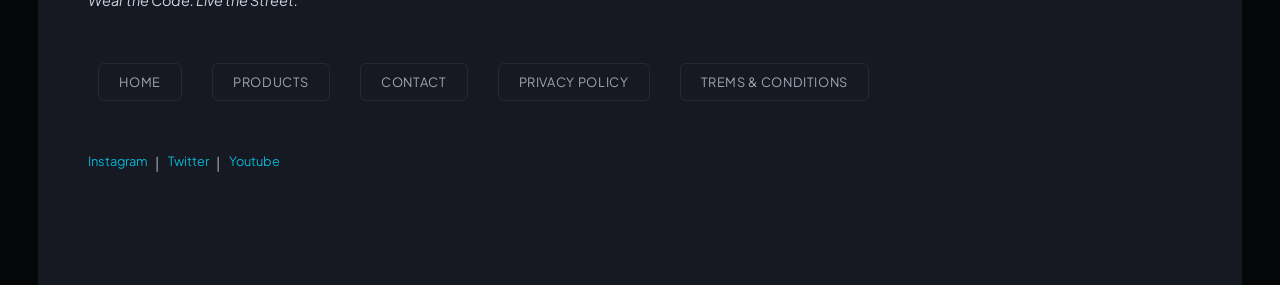
<file: products.html>
<!DOCTYPE html>
<html lang="en">

<head>
    <meta charset="UTF-8">
    <meta name="viewport" content="width=device-width, initial-scale=1.0">
    <title>ThreadCo-The Catalog</title>
    <link rel="stylesheet" href="index.css">
</head>


<body>
    <header>
        <h1>AeroByte</h1>
        <nav>
            <ul>
                <li><a href="">Home</a></li>
                <li><a href="products.html">Products</a></li>
                <li><a href="Product Detail.html">Product Detail</a></li>
                <li><a href="contact.html">Contact</a></li>
                <li><a href="">Cart (0)</a></li>
            </ul>
        </nav>
    </header>


    <main>

        <section id="catalogue">
            <h2>The Catalogue</h2>
            <p>Fresh drops, every Friday. <strong> Limited stock. No restocks.</strong> Ever.</p>
            <p>Showing <strong>8 products</strong> </p>
        </section>


        <div id="product-layout">
            <section id="sidebar">
                <h2>Filter By</h2>
                <hr>
                <h3>Category</h3>

                <ul>
                    <li>
                        <input type="checkbox" id="t-shirt">
                        <label for="t-shirt">T-Shirts</label>
                    </li>
                    <li>
                        <input type="checkbox" id="hoodies">
                        <label for="hoodies">Hoodies</label>
                    </li>

                    <li>
                        <input type="checkbox" id="cargopants">
                        <label for="cargopants"> Cargo Pants</label>
                    </li>

                    <li>
                        <input type="checkbox" id="caps">
                        <label for="caps">Caps</label>
                    </li>

                    <li>
                        <input type="checkbox" id="accessories">
                        <label for="accessories"> Accessories</label>
                    </li>
                </ul>

                <h4>Price Range (&#8377)</h4>

                <label for="min">Min:</label>
                <input type="number" placeholder="0" min="0" id="min">
                <br>
                <label for="max">Max:</label>
                <input type="number" placeholder="5000" min="0" id="max">


                <h3>Sort By</h3>
                <select name="sort-by" id="sort-by">
                    <option value="mostpopular" selected>Most Popular</option>
                    <option value="price: low to high">Price:Low to High</option>
                    <option value="price:high to low">Price:High to Low</option>
                    <option value="newest one">Newest First</option>
                </select>
                <br><br>
                <button type="button">Apply Filter</button>
                <button type="button">Clear All</button>
            </section>

            <section id="product">
                <h2>All Products</h2>
                <div class="grid">
                    <article>
                        <figure>
                            <img src="iamges/product 1.jpg" alt="">
                            <figcaption>Oversized Drop Tee Vol.3</figcaption>
                        </figure>
                        <h3>Oversized Drop Tee Vol.3</h3>
                        <p>Category: <span>T-Shirts</span> </p>
                        <p><strong>&#8377 799</strong> <s>&#8377 1199</s></p>
                        <p><mark>33% OFF</mark></p>
                        <p><strong>In stock</strong></p>
                        <a href="">View Details</a>
                        <button>Add to Cart</button>
                    </article>

                    <article>
                        <figure>
                            <img src="iamges/product 2.jpg" alt="">
                            <figcaption>Street Hoodie - Olive</figcaption>
                        </figure>
                        <h3>Street Hoodie - Olive</h3>
                        <p>Category: <span>Hoodies</span></p>
                        <p><strong>&#8377 1499</strong> <s>&#8377 1999</s></p>
                        <p><mark>25% OFF</mark></p>
                        <p><strong>In stock</strong></p>
                        <a href="">View Details</a>
                        <button>Add to Cart</button>
                    </article>

                    <article>
                        <figure>
                            <img src="iamges/product 3.jpg" alt="">
                            <figcaption>Utility Cargo - Beige</figcaption>
                        </figure>
                        <h3>Utility Cargo - Beige</h3>
                        <p>Category: <span>Cargo Pants</span></p>
                        <p><strong>&#8377 1799</strong> <s>&#8377 2499</s></p>
                        <p><mark>28% OFF</mark></p>
                        <p><strong>In stock</strong></p>
                        <a href="">View Details</a>
                        <button>Add to Cart</button>
                    </article>

                    <article>
                        <figure>
                            <img src="iamges/product 4.jpg" alt="">
                            <figcaption>TC 6-Panel Cap - Black</figcaption>
                        </figure>
                        <h3>TC 6-Panel Cap - Black</h3>
                        <p>Category: <span>Caps</span></p>
                        <p><strong>&#8377 499</strong> <s>&#8377 699</s></p>
                        <p><mark>28% OFF</mark></p>
                        <p><strong>In Stock</strong></p>
                        <a href="">View Details</a>
                        <button>Add to Cart</button>
                    </article>

                    <article>
                        <figure>
                            <img src="iamges/product 1.jpg" alt="">
                            <figcaption>Monogram Tote Bag - Cream</figcaption>
                        </figure>
                        <h3>Monogram Tote Bag - Cream</h3>
                        <p>Category: <span>Accessories</span></p>
                        <p><strong>&#8377 799</strong> <s>&#8377 1199</s></p>
                        <p><mark>33% OFF</mark></p>
                        <p><strong>In stock</strong></p>
                        <a href="">View Details</a>
                        <button>Add to Cart</button>
                    </article>

                    <article>
                        <figure>
                            <img src="iamges/product 2.jpg" alt="">
                            <figcaption>Acid Wash Tee - White</figcaption>
                        </figure>
                        <h3>Acid Wash Tee - White</h3>
                        <p>Category: <span>T-Shirts</span></p>
                        <p><strong>&#8377 1499</strong> <s>&#8377 1999</s></p>
                        <p><mark>25% OFF</mark></p>
                        <p><s>Out of Stock</s></p>
                        <a href="">View Details</a>
                        <button>Sold Out</button>
                    </article>

                    <article>
                        <figure>
                            <img src="iamges/product 3.jpg" alt="">
                            <figcaption>Zip-Up Hoodie - Charcoal</figcaption>
                        </figure>
                        <h3>Zip-Up Hoodie - Charcoal</h3>
                        <p>Category: <span>Hoodies</span></p>
                        <p><strong>&#8377 1799</strong> <s>&#8377 2499</s></p>
                        <p><mark>28% OFF</mark></p>
                        <p><strong>In stock</strong></p>
                        <a href="">View Details</a>
                        <button>Add to Cart</button>
                    </article>

                    <article>
                        <figure>
                            <img src="iamges/product 4.jpg" alt="">
                            <figcaption>Street Cargo - Olive</figcaption>
                        </figure>
                        <h3>Street Cargo - Olive</h3>
                        <p>Category: <span>Cargo Pants</span></p>
                        <p><strong>&#8377 499</strong> <s>&#8377 699</s></p>
                        <p><mark>28% OFF</mark></p>
                        <p><strong>In stock</strong></p>
                        <a href="">View Details</a>
                        <button>Add to Cart</button>
                    </article>
                </div>

            </section>
        </div>


        <section class="compare-best-sellers">
            <h2>Compare Our Bestsellers</h2>
            <p>Not sure which to pick? Here is a side-by-side breakdown.</p>

            <div class="table-scroll">
                <table>

                    <tr>
                        <th colspan="4">Product Comparison - Top 3 Picks</th>
                    </tr>
                    <tr>
                        <th>Feature</th>
                        <th>Drop Tee Vol.3</th>
                        <th>Street Hoodie</th>
                        <th>Utility Cargo</th>
                    </tr>
                    <tr>
                        <th rowspan="2">Pricing</th>
                        <td>&#8377; 799</td>
                        <td>&#8377;1499</td>
                        <td>&#8377;1799</td>
                    </tr>
                    <tr>
                        <td> <s>&#8377;1199</s></td>
                        <td><s>&#8377;1999</s></td>
                        <td><s>&#8377;2499</s></td>
                    </tr>
                    <tr>
                        <th>Material</th>
                        <td>100% Cotton</td>
                        <td>80% Cotton, 20% Polyester</td>
                        <td>100% Cotton Twill</td>
                    </tr>
                    <tr>
                        <th>Available Sizes </th>
                        <td>S, M, L, XL, XXL</td>
                        <td>S, M, L, XL</td>
                        <td>28, 30, 32, 34, 36</td>
                    </tr>
                    <tr>
                        <th>Rating</th>
                        <td>&#9733;&#9733;&#9733;&#9733;&#9733;(4.9)</td>
                        <td>&#9733;&#9733;&#9733;&#9733;&#9734;(4,7)</td>
                        <td>&#9733;&#9733;&#9733;&#9733;&#9734;(4,6)</td>
                    </tr>
                    <tr>
                        <th>Free Delivery</th>
                        <td>Yes (above &#8377; 499)</td>
                        <td>Yes (above &#8377;499)</td>
                        <td>Yes (above &#8377;499)</td>
                    </tr>
                    <tr>
                        <th>Best For</th>
                        <td>Everyday wear</td>
                        <td>Winter & layering</td>
                        <td>Street & utility style</td>
                    </tr>
                </table>
            </div>


        </section>
    </main>
    <br>



    <footer id="footer">
        <h3>&copy;2025 ThreadCo. All rights reserved.</h3>
        <p><em>Wear the Code. Live the Street.</em></p>
        <nav>
            <ul>
                <li><a href="index.html">Home</a></li>
                <li><a href="products.html">Products</a></li>
                <li><a href="contact.html">Contact</a></li>
                <li><a href="">Privacy Policy</a></li>
                <li><a href="">Trems &amp; Conditions</a></li>
            </ul>
        </nav>
        <p>
            <a href="https://www.instagram.com/mohammadfarhan0x/">Instagram</a>
            &nbsp;| &nbsp;
            <a href="https://x.com/Mohammadfa52076">Twitter</a>
            &nbsp;| &nbsp;
            <a href="https://www.youtube.com/@Mohammadfarhan01-x">Youtube</a>
        </p>

    </footer>

</body>

</html>
</file>
<file: index.css>
@import url('https://fonts.googleapis.com/css2?family=Plus+Jakarta+Sans:wght@300;400;500;600;700;800&family=Space+Grotesk:wght@400;500;600;700;800&display=swap');



* {
    margin: 0;
    padding: 0;
    box-sizing: border-box;
}



:root {
    /* Brand Theme Colors */
    --color-primary: #a855f7;
    --color-primary-glow: rgba(168, 85, 247, 0.25);
    --color-secondary: #ec4899;
    --color-secondary-glow: rgba(236, 72, 153, 0.25);
    --color-accent: #06b6d4;


    /* Base & Layout Backgrounds */
    --color-bg-base: #060709;
    --color-bg-section: #0c0d14;
    --color-bg-footer: #161922;
    --color-surface: #11131a;
    --color-surface-muted: #1e212f;


    /* Borders */
    --color-border: rgba(255, 255, 255, 0.07);


    /* Typography Text Colors */
    --white: #ffffff;
    --color-text-body: #cbd5e1;
    --color-text-muted: #9fa6b2;
    --font-display: 'Space Grotesk', sans-serif;
    --font-body: 'Plus Jakarta Sans', sans-serif;
    --radius-sm: 6px;
    --radius-md: 12px;
    --radius-lg: 20px;
    --shadow-sm: 0 4px 12px rgba(0, 0, 0, 0.5);
    --shadow-md: 0 12px 36px rgba(0, 0, 0, 0.7);
    --shadow-lg: 0 24px 64px rgba(0, 0, 0, 0.9);
    --gradient-accent: linear-gradient(135deg, var(--color-primary) 0%, var(--color-secondary) 100%);
    --gradient-secondary: linear-gradient(135deg, var(--color-accent) 0%, #3b82f6 100%);
}




h1,
h2,
h3,
h4,
h5,
h6 {
    font-family: var(--font-display);
    font-weight: 700;
    line-height: 1.1;
    letter-spacing: -0.02em;
    color: var(--white);
}


h1 {
    font-size: clamp(2.4rem, 6vw, 5rem);
}

h2 {
    font-size: clamp(2rem, 6vw, 5rem);
}

h3 {
    font-size: clamp(1.2rem, 2.5vw, 1.75rem);
}

h4 {
    font-size: 1.125rem;
    font-weight: 600;
}

p {
    font-size: clamp(1rem,1vw,1.8rem);
    line-height: 1.7;
    color: var(--color-text-muted);
}


small {
    font-size: 0.8rem;
    color: var(--color-text-muted);
}

strong {
    color: var(--white);
    font-weight: 600;
}

em {
    color: var(--color-text-body);
}

body {
    background-color: var(--color-bg-base);
    padding-left: clamp(20px,3vw,40px);
    padding-right: clamp(20px,3vw,40px);
    opacity: 1;
}

a {
    text-decoration: none;
    color: var(--white);
}

header {
    border-bottom: 1px solid var(--color-border);
    display: flex;
    position: fixed;
    backdrop-filter: blur(10px);
    -webkit-backdrop-filter: blur(10px);
    background-color: rgba(7, 7, 7, 0.877);
    left: 60px;
    right: 60px;
    justify-content: space-between;
    align-items: center;
    padding: 20px 40px;
    text-transform: uppercase;
    font-family: var(--font-display);
    z-index: 10;
}

header h1 {
    font-size: 2rem;
    letter-spacing: 0.1em;
    background: var(--gradient-accent);
    background-clip: text;
    -webkit-text-fill-color: transparent;
    -webkit-background-clip: text;
    color: transparent;
    font-family: var(--font-display);
}

header nav ul {
    display: flex;
    gap: 10px;
    flex-wrap: wrap;
    justify-content: center;
}

header nav a {
    color: var(--color-text-muted);
    text-decoration: none;
    font-size: 0.9rem;
    font-weight: 600;
    font-family: var(--font-display);
    letter-spacing: 0.07em;
    padding: 10px 13px;
    text-wrap: nowrap;
    border-radius: var(--radius-sm);
}

ul {
    list-style: none;
}

header nav a:hover {
    color: var(--white);
    background-color: var(--color-surface);
}

header nav li:last-child a {
    background-color: var(--color-primary);
    color: var(--white);
}

header nav li:last-child a:hover {
    background-color: var(--color-secondary);
}

main {
    padding-top: 80px;
}

#hero {
    min-height: 90vh;
    display: flex;
    align-items: center;
    gap: 40px;
    justify-content: space-between;
    padding: 50px 40px;

}

.left-hero {
    display: flex;
    flex-direction: column;
    gap: 10px;
    max-width: 670px;

}


.left-hero h2 {
    /* font-size: clamp(2rem,6vw,5rem); */
    text-transform: uppercase;
    font-family: var(--font-display);
    flex-wrap: wrap;
}

#gradient-text {
    background: var(--gradient-accent);
    background-clip: text;
    -webkit-background-clip: text;
    color: transparent;
    -webkit-text-fill-color: transparent;
}

.left-hero p {
    font-family: var(--font-body);
    font-size: clamp(1rem,1vw,1.8rem);
    text-wrap: wrap;
}

#cta {
    display: flex;
    gap: 5px;
    margin-top: 10px;
}

#cta a {
    color: var(--white);
    text-transform: uppercase;
    font-family: var(--font-display);
    font-weight: 600;
    padding: 12px 22px;
    border-radius: var(--radius-sm);
}

.btn1 {
    background: var(--gradient-accent);
    display: flex;
    align-items: center;
    justify-content: center;
}

.btn1:hover {
    box-shadow: 0px 5px 15px #e9499eaa;
    background: linear-gradient(135deg, #a54ef7 0%, #f2459b 100%);
}

.btn2 {
    border: 2px solid rgb(82, 82, 82)
}

.btn2:hover {
    border: 2px solid white;
    background-color: rgba(255, 255, 255, 0.07);
}

.right-hero {
    display: flex;
    flex: 1;
    justify-content: center;
    align-items: center;
    height: 500px;
    position: relative;
    min-width: 200px;

}

.right-hero-image{
    max-width: 320px;
    height: auto;
    border-radius: var(--radius-lg);
    aspect-ratio: 3/4;
    z-index: 1;
    box-shadow: var(--shadow-md);
    animation: figure-animate 3s infinite alternate;
    border-radius: var(--radius-md);
    overflow: hidden;
}

.right-hero-image img {
    max-width: 100%;
    height: auto;
    display: block;
}

@keyframes figure-animate {
    0% {
        transform: translateY(0);
    }

    100% {
        transform: translateY(-30px);
    }
}



.right-hero img:hover {
    border: 1px solid var(--color-primary);
    box-shadow: var(--shadow-lg);
}

.glow {
    height: 250px;
    width: 250px;
    border-radius: 50%;
    position: absolute;
    opacity: .5;
    filter: blur(60px);
    -webkit-filter: blur(60px);
    animation: orb-animate 6s infinite alternate;
}

@keyframes orb-animate {
    0% {
        opacity: 0.3;
    }

    100% {
        opacity: 0.9;
    }
}

.orb1 {
    background-color: var(--color-primary);
    top: 10%;
    left: 40%;

}

.orb2 {
    background-color: var(--color-secondary);
    bottom: 10%;
    right: 40%;

}

#week-drop {
    padding: 80px 50px;
    background-color: #0C0D14;
}

#week-drop h2 {
    text-transform: uppercase;
    /* font-size: 2.7rem; */
    margin-bottom: 10px;
}

#week-drop>p {
    font-family: var(--font-body);
    font-size: 0.9rem;
    margin: 15px 0px;
}

.cards {
    display: flex;
    gap: 40px;
    margin-top: 50px;
    flex-wrap: wrap;
    justify-content: space-between;
}

.cards article,
.grid article {
    display: flex;
    flex: 1 1 240px;
    flex-direction: column;
    border: 1px solid var(--color-border);
    border-radius: var(--radius-lg);
    background-color: var(--color-surface);
    position: relative;
    transition: all 0.4s linear;
}

article:hover {
    border: 1px solid var(--color-primary);
    box-shadow: 0px 5px 10px #8c06d487;
    transform: translateY(-10px);
}

figure {
    overflow: hidden;
    aspect-ratio: 3/4;
    padding: 10px;
    object-fit: cover;
}

.grid article figure {
    aspect-ratio: 4/4;
}

figcaption {
    display: none;
}

figure img {
    height: 100%;
    width: 100%;
    border-radius: var(--radius-lg);
    object-fit: cover;
    transition: all 0.2s linear;
}

article h3 {
    font-size: 1.1rem;
    padding-top: 20px;
    padding-left: 25px;
    font-family: var(--font-display);
}

article p:first-of-type {
    padding: 5px 25px;
    font-family: var(--font-body);
    font-size: 0.85rem;
}

article p span {
    color: var(--color-primary);
    font-weight: 600;
}

article p:nth-of-type(2) {
    font-family: var(--font-body);
    padding: 10px 25px;
    color: var(--white);
    font-size: 1.01rem;
}

article p:nth-of-type(2) strong {
    font-family: var(--font-display);
    font-size: 1.2rem;
}

article p:nth-of-type(2) s {
    color: var(--color-text-muted);
    margin-left: 6px;
}

.grid article p:last-of-type {
    display: none;
}

article p:nth-of-type(3) mark {
    color: var(--white);
    background: var(--gradient-accent);
    border-radius: var(--radius-lg);
    padding: 5px 12px;
    font-weight: 800;
    position: absolute;
    font-family: var(--font-body);
    font-size: 0.7rem;
    top: 15px;
    right: 14px;
}


article>a {
    color: var(--color-accent);
    text-decoration: underline;
    text-underline-offset: 3px;
    padding: 0px 20px 10px;
    text-transform: uppercase;
    font-family: var(--font-display);
    font-size: 0.8rem;
    letter-spacing: 0.1em;
}

article>a:hover {
    color: var(--color-secondary);
}

article>button {
    text-transform: uppercase;
    font-family: var(--font-display);
    padding: 10px 20px;
    margin: 10px 20px;
    font-weight: 600;
    border: none;
    border-radius: var(--radius-sm);
}

article>button:hover {
    background-color: var(--color-primary);
    color: var(--white);
}

#best-sellers {
    margin: 80px 50px;
}

#best-sellers h2 {
    text-transform: uppercase;
    margin-bottom: 15px;
}

#best-sellers table {
    width: 100%;
    border-collapse: collapse;
    border-radius: var(--radius-md);
    overflow: hidden;
}

th[colspan="5"] {
    background: var(--gradient-accent);
    padding: 15px 10px;
    color: var(--white);
    text-transform: uppercase;
    font-family: var(--font-display);
    font-size: 0.9rem;
    letter-spacing: 0.1em;
    text-align: center;
}

th {
    padding: 15px 10px;
    text-align: left;
    text-transform: uppercase;
    color: var(--color-text-muted);
    background-color: rgba(255, 255, 255, 0.07);
    font-family: var(--font-display);
    font-size: 0.8rem;
    letter-spacing: 0.1em;
}

td {
    padding: 15px 10px;
    font-family: var(--font-body);
    color: var(--color-text-body);
    font-size: 0.9rem;
    background: rgba(30, 30, 30, 0.511);
    border-top: 1px solid var(--color-border);
}

tr:hover>td {
    background-color: rgba(255, 255, 255, 0.07);
}

tr:hover>td:first-of-type {
    color: var(--color-secondary);
}

th,
td {
    border-collapse: collapse;
}

#why-threadco {
    color: white;
    padding: 80px 50px;
}

#why-threadco h2 {
    text-transform: uppercase;
    font-family: var(--font-display);
    margin-bottom: 20px;
}

#why-threadco p {
    font-family: var(--font-body);
    margin-bottom: 5px;
}

#why-threadco ul {
    display: flex;
    gap: 20px;
    flex-wrap: wrap;
    margin: 50px 0px;

}

#why-threadco ul li {
    flex: 1 1 240px;
    border: 1px solid var(--color-border);
    background-color: var(--color-surface);
    padding: 24px;
    border-left: 5px solid var(--color-accent);
    border-radius: var(--radius-md);
    font-family: var(--font-display);
    font-size: 0.98rem;
    color: var(--color-text-muted);
}

#why-threadco ul li:hover {
    border-left: 5px solid var(--color-primary);
}

#why-threadco h3 {
    font-family: var(--font-display);
    font-size: 2rem;
}

#why-threadco ul li strong {
    display: block;
    font-size: 1.2rem;
    font-family: var(--font-display);
    padding-bottom: 10px;
}

#why-threadco dl {
    display: flex;
    flex-wrap: wrap;
    gap: 10px;
}

#why-threadco dl section {
    flex: 1 1 370px;
    border: 1px solid var(--color-border);
    padding: 18px;
    border-radius: var(--radius-md);
    display: flex;
    flex-direction: column;
    max-width: 340px;
    margin-top: 30px;
    transition: transform 0.2s linear;
}

#why-threadco dl section:hover{
    border: 1px solid var(--color-primary);
    background-color: #25262698;
    transform: translateY(-8px);
}

#why-threadco hr{
    opacity: 0.1;
    margin-top: 10px;
}

#why-threadco dt {
    color: var(--color-accent);
    font-family: var(--font-display);
    text-transform: uppercase;
    letter-spacing: 0.1em;
    font-size: 0.9rem;
    padding: 10px ;
}


#why-threadco dd {
    color: var(--color-text-muted);
    font-family: var(--font-body);
    font-size: 0.85rem;
    padding: 10px;
    max-width: 320px;
    
}

#get-early {
    text-align: center;
    padding: 80px;
    background-color: #0C0D14;
    border-radius: var(--radius-sm);
}


#get-early h2 {
    text-transform: uppercase;
    font-family: var(--font-display);
    padding: 10px;
}

#get-early p {
    color: var(--color-text-muted);
    font-family: var(--font-body);
    font-size: 0.9rem;
    max-width: 470px;
    display: inline-block;
}

#notify{
    display: flex;
    justify-content: center;
    gap: 0px;
    align-items: stretch;
}


#notify form {
    margin-top: 30px;
}

#notify form input[placeholder="you@example.com"] {
    color: var(--color-text-muted);
    font-size: 0.98rem;
    font-family: var(--font-body);
}

#notify label {
    display: none;
}


#notify input {
    background-color: #0c0d14;
    padding: 15px 20px;
    width: 430px;
    border: 1px solid var(--color-border);
    border-radius: var(--radius-sm);
    color: var(--color-text-muted);
    font-size: 1.1rem;
}

#notify input:focus {
    border: 1px solid var(--color-primary);
    outline: none;
}


#notify button {
    padding: 16px 20px;
    text-transform: uppercase;
    background: var(--gradient-accent);
    border: none;
    border-radius: var(--radius-sm);
    color: var(--white);
    font-weight: 600;
    letter-spacing: 0.1em;
}

#notify button:hover {
    cursor: pointer;
}


#get-early small {
    font-family: var(--font-display);
    font-size: 0.8rem;
}

#footer {
    background-color: var(--color-bg-footer);
    padding: 70px 50px;
}

#footer h3 {
    font-family: var(--font-display);
    text-transform: uppercase;
    background: var(--gradient-accent);
    color: transparent;
    -webkit-text-fill-color: transparent;
    background-clip: text;
    -webkit-background-clip: text;
    font-size: 1.5rem;
    letter-spacing: 0.1em;
    margin-bottom: 40px;
}


#footer p {
    font-family: var(--font-body);
    margin-bottom: 40px;
    font-size: 0.9rem;
}

#footer nav ul {
    display: flex;
    gap: 10px;
    flex-wrap: wrap;
    margin-bottom: 40px;
    text-transform: uppercase;
    font-family: var(--font-body);
}

#footer nav ul li {
    transition: all 0.3s linear;
    margin: 10px;
}


#footer nav ul li:hover {
    transform: translateY(-4px);
}

#footer ul a {
    border: 1px solid var(--color-border);
    color: var(--color-text-muted);
    padding: 10px 20px;
    border-radius: var(--radius-sm);
    font-size: 0.8rem;
    letter-spacing: 0.05em;
    display: flex;
    flex-wrap: wrap;
}

#footer ul a:hover {
    color: var(--white);
    border: 1px solid var(--color-primary);
}

#footer p{
    display: flex;
    flex-wrap: wrap;
    gap: 5px;
}

#footer p a {
    color: var(--color-accent);
    font-size: 0.8rem;
    
}

#footer p a:hover {
    color: var(--color-secondary);
}


/* products.html */

#catalogue {
    padding: 120px 50px;
}

#catalogue h2 {
    text-transform: uppercase;
    /* font-size: 4.5rem; */
    padding-bottom: 10px;
}

#catalogue p {
    font-family: var(--font-body);
    font-size: 1.rem;
}

#product-layout {
    display: grid;
    grid-template-columns: 270px 1fr;
    padding: 50px;
    gap: 30px;
    background-color: var(--color-bg-section);
    position: relative;
    align-items: start;

}

#sidebar {
    background-color: #13141791;
    border: 1px solid var(--color-border);
    border-radius: var(--radius-md);
    padding: 25px;
    position: sticky;
    height: auto;
    top: 100px;
}

#sidebar h2 {
    background: var(--gradient-accent);
    -webkit-background-clip: text;
    background-clip: text;
    color: transparent;
    -webkit-text-fill-color: transparent;
    font-size: 0.8rem;
    text-transform: uppercase;
    letter-spacing: 0.2em;
    font-family: var(--font-display);
    font-weight: 800;
    padding-bottom: 10px;
}

#sidebar hr {
    opacity: 0.1;
    height: 0.5px;
}

#sidebar h3 {
    text-transform: uppercase;
    padding: 30px 0px 18px;
    font-size: 0.85rem;
    letter-spacing: 0.1em;
}

#sidebar ul {
    color: var(--color-text-muted);
    font-family: var(--font-body);
    display: flex;
    flex-direction: column;
    gap: 20px;
}

#sidebar ul li {
    display: flex;
    gap: 10px;
}

#sidebar input[type="checkbox"] {
    width: 20px;
    height: 20px;
    cursor: pointer;
    accent-color: var(--color-primary);
}

#sidebar label {
    cursor: pointer;
    font-family: var(--font-body);
    color: var(--color-text-muted);
    font-size: 0.9rem;
}

#sidebar h4 {
    text-transform: uppercase;
    letter-spacing: 0.05em;
    font-size: 0.8rem;
    padding: 30px 0px 15px;
}

#sidebar input[type="number"] {
    width: 100%;
    background-color: transparent;
    outline: none;
    border: 1px solid var(--color-border);
    padding: 10px 14px;
    border-radius: var(--radius-sm);
    margin: 10px 0px;
    color: white;
    font-weight: 800px;
}

#sidebar input[type="number"]:focus {
    border: 1px solid var(--color-primary);
}

#sidebar select {
    background-color: transparent;
    border: none;
    width: 100%;
    border: 1px solid var(--color-border);
    padding: 10px;
    border-radius: var(--radius-sm);
    font-family: var(--font-body);
    color: white;
}

#sidebar button {
    width: 100%;
    margin-bottom: 10px;
    padding: 15px;
    border-radius: var(--radius-sm);
    border: 1px solid var(--color-border);
    text-transform: uppercase;
    font-weight: 700;
    font-family: var(--font-body);
    letter-spacing: .02em;
    font-size: 0.75rem;
    cursor: pointer;
}

#sidebar button:nth-of-type(2) {
    background-color: transparent;
    color: var(--color-text-muted);
}

#sidebar button:nth-of-type(1):hover {
    background-color: var(--color-primary);
    color: var(--white);
}

#sidebar button:nth-of-type(2):hover {
    box-shadow: 0px 1px 10px var(--color-primary);
}

#product h2 {
    text-transform: uppercase;
    color: var(--color-text-muted);
    font-family: var(--font-display);
    /* font-size: 1.2rem; */
    padding-bottom: 20px;
}

.grid {
    display: grid;
    grid-template-columns: repeat(auto-fill, minmax(220px, 1fr));
    gap: 20px;
}

.grid article h3 {
    max-width: 180px;
}

.grid article button {
    background-color: white;
    border: 1px solid var(--color-border);
    color: black;
    margin-bottom: 30px;
}

.grid article button:hover {
    background-color: var(--color-primary);
    color: var(--white);
    cursor: pointer;
}

.grid article:nth-of-type(6) button {
    background-color: rgba(128, 128, 128, 0.333);
    color: var(--color-text-muted);
}

.grid article:nth-of-type(6) button:hover {
    background-color: #5b5c5eb1;
    color: black;
    cursor: not-allowed;
}

.compare-best-sellers{
    padding: 80px 50px;
}

.grid article p:nth-of-type(4){
    display: block;
    font-family: var(--font-body);
    padding-left: 30px;
}

.grid article a{
    padding-left: 30px;
}

.compare-best-sellers h2{
    text-transform: uppercase;
    /* font-size: 5rem; */
    margin-bottom: 10px;
}


.compare-best-sellers p{
    font-family: var(--font-body);
    margin-bottom: 20px;
}

.compare-best-sellers table{
    border: 1px solid var(--color-surface-muted);
    border-radius: var(--radius-md);
    overflow: hidden;
    border-collapse: collapse;
    width: 100%;

}

.compare-best-sellers table tr:nth-of-type(1) th{
    background-color: black;
    text-align: center;
    color: var(--white);
    font-size: 0.9rem;
}

.compare-best-sellers table tr:nth-of-type(2) th{
    color: var(--white);
    padding: 14px 20px;
    background-color: #18181A;
}

.compare-best-sellers table tr th{
    color: var(--color-accent);
    padding: 14px 20px;
    background-color: #18181A;
}

.compare-best-sellers table tr td{
    color: var(--color-text-body);
    padding: 14px 20px;
    background-color: #141516;
    border-top: none;
}

.compare-best-sellers table tr:hover td:nth-of-type(1) {
   color: var(--color-text-body);
}

.compare-best-sellers table tr:hover td{
    background-color: #18181A;
}

.compare-best-sellers table tr{
    border-top: 1px solid #252626;
}

.compare-best-sellers table tr td{
    border-collapse: collapse;
}

/* products detail.html */

nav[aria-label="breadcrumb"] {
    font-family: var(--font-body);
    color: var(--color-text-muted);
    font-size: 0.8rem;
    display: inline-block;
    margin-top: 20px;
    padding: 15px 50px;
    letter-spacing: 0.05em;
    font-weight: 600;
}

nav[aria-label="breadcrumb"] a {
    color: var(--color-primary);
    display: inline-block;
    padding: 0px 3px;
}

nav[aria-label="breadcrumb"] a:hover {
    color: var(--color-secondary);
}

#product-detail {
    display: flex;
    /* flex-wrap: wrap; */
    padding: 45px 48px;
    gap: 40px;
}

#product-detail figure {
    flex: 0 0 50%;
    animation: figure-animate 2s infinite alternate;

}

@keyframes figure-animate {
    0% {
        transform: translateY(0);
    }

    100% {
        transform: translateY(-20px);
    }
}

#product-detail div {
    flex: 1;
}

.product-detail-left h2 {
    text-transform: uppercase;
    margin-bottom: 20px;
}


.product-detail-left p {
    font-family: var(--font-body);
    margin-bottom: 25px;
    font-size: 1.04rem;
}

.product-detail-left p:nth-of-type(2) {
    display: flex;
    gap: 20px;
    align-items: center;
    margin-bottom: 10px;
}

.product-detail-left mark {
    background: var(--gradient-accent);
    border-radius: var(--radius-lg);
    color: white;
    font-size: 0.7rem;
    font-weight: 600;
    padding: 6px 14px;
}

.product-detail-left p:nth-of-type(2) strong {
    font-family: var(--font-display);
    font-size: 2rem;
    font-weight: 1000;

}

.product-detail-left p:nth-of-type(2) s {
    font-family: var(--font-body);
    font-size: 1.2rem;
}

.product-detail-left p small {
    font-family: var(--font-body);
}

.product-detail-left label {
    color: white;
    text-transform: uppercase;
    font-family: var(--font-display);
    display: block;
    font-size: 0.8rem;
    padding: 10px 0px;
    letter-spacing: 0.1em;
}

.product-detail-left select,
.product-detail-left input[type="number"] {
    width: 100%;
    max-width: 240px;
    background-color: #11131A;
    outline: none;
    padding: 15px;
    margin-bottom: 30px;
    border: 1px solid var(--color-border);
    color: white;
    border-radius: var(--radius-sm);
}


.product-detail-left select:focus,
.product-detail-left input[type="number"]:focus {

    border-color: var(--color-primary);
}


.product-detail-left a {
    color: var(--color-accent);
    font-family: var(--font-body);
    font-size: 0.85rem;
    text-decoration: underline;
    text-underline-offset: 4px;
    padding-left: 10px;
}


.product-detail-btns {
    display: flex;
    gap: 10px;
}


.product-detail-btns button {
    color: var(--white);
    padding: 13px 70px;
    border-radius: var(--radius-sm);
    outline: none;
    text-transform: uppercase;
    font-family: var(--font-display);
    font-weight: 800;
    cursor: pointer;
}

.product-detail-btns button:first-child {
    background: var(--gradient-accent);
    flex: 1.5;
    border: none;
}

/* .product-detail-btns button:first-child:hover{
    box-shadow: 10px 10px 20px var(--color-secondary-glow);
} */

.product-detail-btns button:nth-of-type(2) {
    background-color: transparent;
    border: 2px solid white;
}

.product-detail-btns button:nth-of-type(2):hover {
    background-color: white;
    color: black;
}

.product-detail-left ul {
    border: 1px solid var(--color-border);
    display: flex;
    flex-direction: column;
    gap: 10px;
    border-left: 4px solid var(--color-accent);
    padding: 25px 25px;
    border-radius: var(--radius-lg);
    background-color: var(--color-surface);
}

.product-detail-left ul li {
    color: var(--color-text-muted);
    font-family: var(--font-body);
}

#size-chart {
    padding: 60px 45px;
    background-color: var(--color-bg-section);
}

#size-chart h2 {
    text-transform: uppercase;
    margin-bottom: 15px;
    /* font-size: 3.1rem; */
}

#size-chart p {
    font-family: var(--font-body);
}


#size-chart caption {
    color: var(--color-text-muted);
    font-family: var(--font-body);
    font-size: 0.85rem;
    margin-bottom: 15px;
}

#size-chart table {
    width: 100%;
    border-radius: var(--radius-md);
    overflow: hidden;
    border-collapse: collapse;
}

#size-chart table tr:first-child th {
    color: white;
    background-color: black;
    text-align: center;
}

#size-chart table tr:nth-of-type(2) th {
    color: white;
}



#size-chart table tr th,
#size-chart table tr td {
    background-color: #11131A;
    border-top: 1px solid var(--color-border);
    padding: 18px 15px;
}

#size-chart table tr:hover td {
    background-color: #0C0D14;
}

#size-chart small {
    font-family: var(--font-body);
}

#item-detail {
    color: white;
    padding: 80px 40px;
    display: flex;
    flex-direction: column;
}


#item-detail h2 {
    text-transform: uppercase;
    margin-top: 15px;
}

#item-detail dl {
    display: flex;
    flex-direction: column;
    gap: 10px;
    flex-wrap: wrap;

}

#item-detail dl div {
    display: flex;
    border-top: 1px solid var(--color-border);
    width: 100%;
    max-width: 800px;
    gap: 10px;
    padding: 8px 0px;
    align-items: center;
    margin-top: 10px;
    flex-wrap: wrap;
}

#item-detail dl div dt {
    color: var(--color-text-muted);
    flex: 1 1 100px;
    font-family: var(--font-display);
    text-transform: uppercase;
    font-size: 0.8rem;
    letter-spacing: 0.1em;
}

#item-detail dl div dd {
    flex: 2;
    font-family: var(--font-body);
}

.customer-reviews {
    background-color: var(--color-bg-section);
    padding: 65px 50px;
}

.customer-reviews h2 {
    text-transform: uppercase;
    font-family: var(--font-display);
    /* font-size: 3rem; */
    margin-bottom: 20px;
}

.customer-reviews p {
    font-family: var(--font-body);
    color: var(--white);
    /* font-size: 1.2rem; */
}

.customer-reviews-details {
    display: flex;
    flex-wrap: wrap;
    gap: 20px;
    margin: 20px 0px;
}

.customer-reviews-details article {
    background-color: var(--color-surface);
    border: 1px solid var(--color-border);
    border-radius: var(--radius-md);
    flex: 1;
    padding: 30px;
    transition: all 0.2s linear;
}

.customer-reviews-details article h3{
    padding: 10px 20px 0px;
}

.customer-reviews-details article:hover {
    transform: translateY(-8px);
}

.customer-reviews-details article p:first-of-type {
    color: #F59E0D;
    padding: 0px 20px;
}

.customer-reviews-details article p:nth-of-type(2) {
    color: var(--white);
    padding: 20px;
}

.customer-reviews-details article small {
    font-family: var(--font-body);
    margin-top: 15px;
}

.might-also-like {
    padding: 40px 30px;
}

.might-also-like h3 {
    padding: 30px 10px;
}

.also-like-items {
    display: flex;
    gap: 20px;
    flex-wrap: wrap;
}

.also-like-items article {
    flex: 1;
    background-color: #11131A;
    padding: 15px;
    border: 1px solid var(--color-border);
    border-radius: var(--radius-lg);
    transition: all 0.2s linear;
}

.also-like-items article h4{
    padding: 5px 10px;
}

.also-like-items article p {
    padding: 5px 10px;
}

.also-like-items article a{
    padding: 5px 10px;
    color: var(--color-accent);
    text-decoration: underline;
    text-underline-offset: 3px ;
    display: inline-block;
}

.also-like-items article:hover {
    border: 1px solid var(--color-primary);
    transform: translateY(-5px);
}



.also-like-items article figure {
    aspect-ratio: 1;
    min-height: 150px;
    object-fit: fill;
}




/* CONTACT PAGE */


.get-in-touch {
    padding: 120px 50px;
}

.get-in-touch h2 {
    text-transform: uppercase;
    font-family: var(--font-display);

}

.get-in-touch p {
    font-family: var(--font-body);
    margin-top: 10px;
}

.details {
    background-color: var(--color-bg-section);
    padding: 100px 70px;
    display: flex;
    gap: 40px;
    position: relative;
}



.send-us-message {
    padding: 60px 40px;
    /* width: 50%; */
    flex: 1;
}


.send-us-message h2 {
    text-transform: uppercase;
    font-family: var(--font-display);
    margin-bottom: 30px;
}

.send-us-message fieldset {
    padding: 30px;
    background-color: #11131A;
    border: 1px solid var(--color-border);
    border-radius: var(--radius-md);
    min-width: 0%;
}

.send-us-message fieldset legend {
    background: var(--color-primary);
    -webkit-text-fill-color: transparent;
    text-transform: uppercase;
    font-weight: 600;
    font-family: var(--font-display);
    font-size: 0.9rem;
    color: transparent;
    background-clip: text;
    -webkit-background-clip: text;
}

.send-us-message fieldset label {
    text-transform: uppercase;
    color: var(--white);
    font-family: var(--font-display);
    font-size: 0.7rem;
    font-weight: 500;
    letter-spacing: 0.1em;
}

.send-us-message fieldset input{
    margin-bottom:50px ;
}

.send-us-message fieldset input:nth-of-type(3){
    margin-bottom: 0px ;
}


.send-us-message fieldset select{
    margin-bottom: 50px;
}

.send-us-message fieldset textarea{
    margin-bottom: 40px;
}
  

.send-us-message fieldset input,
.send-us-message fieldset select,
.send-us-message fieldset textarea {
    width: 100%;
    padding: 15px 10px;
    outline: none;
    background-color: #0C0D14;
    border: 1px solid var(--color-border);
    border-radius: var(--radius-sm);
    margin-top: 10px;
    color: white;
}

.send-us-message fieldset input:focus,
.send-us-message fieldset select:focus,
.send-us-message fieldset textarea:focus {
    border: 1px solid var(--color-primary);
}

.send-us-message fieldset input[type="file"] {
    border: none;
    background-color: transparent;
    padding: 0px;
    margin-bottom: 0;
}


.send-us-message input::placeholder,
.send-us-message select::placeholder,
.send-us-message textarea::placeholder {
    font-family: var(--font-body);
}


.send-us-message fieldset small {
    font-family: var(--font-body);
}

.consent{
    display: flex;
    flex-direction: row;
    align-items: center;
    gap: 10px;
    min-width: 100;
    padding: 20px 0px;
    margin: 20px 0px;
}

.consent input[type="checkbox"]{
    display: inline;
    margin: 10px 0px 10px 5px;
    height: 25px;
    width: 25px;
}

.consent input[type="checkbox"]:focus{
    accent-color: var(--color-primary);
}

.consent label span{
    font-weight: 100;
    font-size: 0.8rem;
    text-wrap: wrap;
    letter-spacing: 0;
}

.consent label a{
    color: var(--color-text-muted);
    font-family: var(--font-body);
    letter-spacing: 0;
    font-size: 0.8rem;
}


.send-us-message button {
    padding: 15px 30px;
    text-transform: uppercase;
    font-weight: 800;
    font-family: var(--font-display);
    margin: 50px 5px;
    border-radius: var(--radius-sm);
}

.send-us-message button:first-of-type {
    background: var(--gradient-accent);
    color: white;
    border: none;
}

.send-us-message button:first-of-type:hover {
    box-shadow: -1px 2px 20px #f2459b90;

}

.send-us-message button:nth-of-type(2) {
    border: 1px solid var(--color-border);
    background-color: transparent;
    color: var(--color-text-muted);
}

.send-us-message button:nth-of-type(2):hover {
    border: 1px solid white;
    color: var(--white);
}


.our-details {
    position: sticky;
    top: 100px;
    height: 100%;
    flex: 1 1;
}

.our-details h2 {
    text-transform: uppercase;
    font-family: var(--font-display);
    margin-bottom: 25px;
}

.head-quarter {
    border: 1px solid var(--color-border);
    margin-bottom: 60px;
    background-color: #11131A;
    border-left: 3px solid var(--color-primary);
    border-radius: var(--radius-md);
    padding: 30px 25px;
}

.head-quarter strong {
    font-family: var(--font-display);
    margin-bottom: 40px;
    display: block;
}

.head-quarter p {
    font-family: var(--font-body);
    font-size: 0.95rem;
}

.head-quarter p:nth-of-type(3){
    margin-bottom: 40px;
}



.head-quarter a {
    color: var(--color-accent);
    font-family: var(--font-body);
    font-size: 0.85rem;
    text-decoration: underline;
    text-underline-offset: 2px;
    display: flex;
    margin: 10px 0;
}

.head-quarter a:hover {
    color: var(--color-secondary);
    
}

.store-hours h3 {
    text-transform: uppercase;
    color: var(--color-text-muted);
    font-family: var(--font-display);
    /* font-size: 0.75rem; */
    margin-bottom: 10px;
    letter-spacing: 0.1em;
}

.store-hours table {
    background-color: #11131A;
    border: 1px solid var(--color-border);
    border-radius: var(--radius-lg);
    margin-bottom: 50px;
    overflow: hidden;
    border-collapse: collapse;
    min-width: 100%;
}

.store-hours table tr:hover td:first-child{
    color: var(--white);
}

.store-hours table tr td{
    background-color: #11131A;
    color: var(--white);
    text-wrap: nowrap;
    font-size: 1.2rem;
}

.store-hours table tr:hover td{
background-color: #16181E;
}

.store-hours table tr {
    border-top: 1px solid var(--color-border);     
}

.store-hours table tr th {
    font-family: var(--font-display);
    background-color: #16181E;
}

.follow-us h3 {
    font-family: var(--font-display);
    color: var(--color-text-muted);
    /* font-size: 0.8rem; */
    text-transform: uppercase;
    letter-spacing: 0.1em;
}

.follow-us li {
    border: 1px solid var(--color-border);
    padding: 15px 20px;
    border-radius: var(--radius-sm);
    margin: 10px 0px;
    background-color: #11131A;
}

.follow-us li a {
    color: var(--color-text-muted);
    font-family: var(--font-body);
    /* font-size: 0.85rem; */
}

.follow-us li:hover {
    border: 1px solid var(--color-primary);
   
}

.follow-us li:hover a {
    color: var(--white);   
}

.common-questions {
    padding: 80px 40px;
    color: white;
}

.common-questions h2 {
    text-transform: uppercase;
    margin-bottom: 10px;
}

.common-questions p {
    font-family: var(--font-body);
    /* font-size: 1.01rem; */
}

.common-questions details {
    font-family: var(--font-body);
    border-top: 1px solid var(--color-border);
    padding: 30px 0;
    list-style: none;
}

.common-questions details:last-of-type {
    border-bottom: 1px solid var(--color-border);
}

.common-questions summary {
    list-style: none;
    font-family: var(--font-display);
    font-weight: 700;
    display: flex;
    justify-content: space-between;
    align-items: center;
}

.common-questions summary::after {
    content: "+";
    font-size: 1.5rem;
    color: var(--color-text-muted);
    font-weight: 400;
    transition: all 0.1s linear;
}

.common-questions details[open] {
    color: var(--color-primary);
}

.common-questions details[open] summary::after {
    color: var(--color-secondary);
    /* content: "-"; */
    transform: rotate(45deg);
}

.common-questions p {
    padding: 25px 0;
    font-size: 0.95rem;
    width: 100%;
    max-width: 820px;
}


@media (max-width: 1200px){

    header {
        left: 0;
        right: 0;
    }

    #hero {    
        display: flex;
        flex-direction: column;
    }

    .left-hero {
        display: flex;
        flex-direction: column;
        align-items: center;
        text-align: center;
    } 


    .product-detail-btns button{
        padding:13px 20px ;
    }


}

@media (max-width: 992px){
    header{
        display: flex;
        flex-direction: column;
        left: 0;
        right: 0;
        gap: 10px;
    }

    #why-threadco dl {
        display: flex;
        justify-content: center;
        align-items: center;
    }

    #footer nav ul {
        display: flex;
        justify-content: center;
        align-items: center;       
    }
    
    #product-detail{
        padding: 20px 30px;
    }

    .product-detail-btns {
        display: flex;
        flex-direction: column;
        
    }

    .product-detail-btns button{
        padding:13px 20px ;
    }

}




@media (max-width: 768px){
   header {     
    position: static;    
    }

    #week-drop{
        padding: 80px 40px;
    }

    #why-threadco{
        padding: 80px 40px;
    }

    #get-early{
        padding: 80px 40px;
    }
    
    footer{
        padding: 70px 40px;
    }

    #catalogue h2{
        text-align: center;
    }

    #catalogue p{
        text-align: center;
    }

    #product-layout{
        display: flex;
        flex-direction: column;
    }

    #sidebar {
        position: static;
        width: 100%;
    }

    #product-layout{
        padding: 20px 10px;
    }

    .compare-best-sellers{
        padding: 40px 10px;
    }

    #product-detail{
        padding: 40px 30px;
    }

    .product-detail-left p:nth-of-type(2) {
        display: flex;
        flex-direction: column;
        gap: 0px;
    }

    .product-detail-btns{
        display: flex;
        flex-direction: column;
    }

    #size-chart{
        padding: 40px 10px;
    }

    .customer-reviews{
        padding: 60px 10px;
    }

    .customer-reviews-details{
        display: flex;
        flex-direction: column;
    }

    .customer-reviews-details article p:nth-of-type(2){
        width: 100%;
    }

    .also-like-items{
        display: flex;
        flex-direction: column;
    }

    /* .also-like-items-details{
        display: flex;
        flex-direction: row;
    } */

    .also-like-items article a{
        margin-bottom: 50px;
    }

   .get-in-touch {
        padding: 50px 40px;
   }

   .details{
        display: flex;
        flex-direction: column;
        padding: 50px 20px;
   }

   .send-us-message{
        padding: 60px 0;
   }

   .our-details{
        position: static;
   }


}




@media (max-width: 650px){
    

    header nav a{
        padding: 5px 10px;
    }

    main{
        padding: 0;
    }

    #week-drop h2{
        text-align: center;
    }

    #week-drop p{
        text-align: center;
    }

    .cards h3,
    .cards a{
        text-align: center;
    }

    #week-drop{
        padding: 40px;
    }

    .table-scroll{
        overflow-x: auto;
    }

    #why-threadco{
        padding: 40px;
    }

    #why-threadco h2{
        text-align: center;
    }

    #why-threadco p{
        text-align: center;
    }

    #why-threadco h3{
        text-align: center;
    }

    #why-threadco dl{
        display: flex;
        justify-content: center;
    }

    #get-early{
        padding: 40px;
    }

    #footer{
        padding: 40px;
    }

    #footer h3{
        text-align: center;
    }

    #footer nav ul {
        display: flex;
        justify-content: center;
        align-items: center;       
    }

    #footer p {
        display: flex;
        justify-content: center;
    }

    #product h2{
        text-align: center;
    }

    .compare-best-sellers h2{
        text-align: center;
    }

    .compare-best-sellers p{
        text-align: center;
    }

    #product-detail{
        display: flex;
        flex-direction: column;
    }

    .product-detail-left p:nth-of-type(2){
        display: flex;
        flex-direction: row;
        gap: 20px;
        justify-content: center;
    }

    .product-detail-btns{
        display: flex;
        flex-direction: column;
    }

    .also-like-items article a{
        margin-bottom: 10px;
    }

    .might-also-like h3{
        text-align: center;
   }

   .also-like-items-details{
    text-align: center;
   }

    .product-detail-left h2{
        text-align: center;
    }

    .product-detail-left p{
        text-align: center;
    }

    #size-chart h2{
        text-align: center;
    }

    #size-chart p{
        text-align: center;
    }

    #item-detail h2{
        text-align: center;
    }

    .customer-reviews h2{
        text-align: center;
    }

    .customer-reviews #review {
        text-align: center;
    }

    .get-in-touch h2,
    .get-in-touch p,
    .send-us-message h2,
    .our-details h2,
    .store-hours h3,
    .follow-us h3,
    .common-questions h2,
    .common-questions p{
        text-align: center;
    }

    .send-us-message button{
        margin: 5px;
    }

    #send-us-msg-btn{
        display: flex;
        flex-direction: row;
        padding: 15px 20px;
        justify-content: center;
    }

}





@media (max-width: 480px){

    body{
        padding: 0px;
    }

    header{
        padding: 20px 15px;
    }

    #cta {
        display: flex;
        flex-direction: column;
    }

    #cta a {
        padding: 10px 12px;
    }

    #hero{
        padding: 10px;
    }

    #week-drop{
        padding: 10px;
    }

    #why-threadco{
        padding: 10px;
    }

    #why-threadco ul li{
        padding: 10px;
    }

    #get-early{
        padding: 10px;
    }

    #notify form{
        display: flex;
        flex: 1;
        flex-wrap: wrap;
        flex-direction: column;
    }

    #notify form input[placeholder="you@example.com"]{
        text-align: center;
    }

    #notify form input,
    #notify form button{
        width: 98%;
    }

    #footer{
        padding: 10px;
    }

    #footer nav ul {
        display: flex;
        flex-direction: column; 
        align-items: center;       
    }

    #footer ul a{
        text-align: center;
    }

    #footer p a{
        display: flex;
    }
    
    #product-layout{
        padding: 20px 10px;
    }

    .compare-best-sellers{
        padding: 40px 10px;
    }
    
    .also-like-items article a{
        margin-bottom: 0px;
    }

    nav[aria-label="breadcrumb"]{
        padding: 15px 10px;
    }

    #product-detail{
        padding: 30px 10px;
    }


    #item-detail{
        padding: 40px 10px;
    }
    
    .customer-reviews-details article{
        padding: 30px 0px;
    }

    .might-also-like{
        padding: 40px 0px;
    }
    
   .might-also-like h3{
        text-align: center;
   }

   .also-like-items-details{
    text-align: center;
   }

    .product-detail-left h2{
        text-align: center;
    }

    .product-detail-left p{
        text-align: center;
    }

    #size-chart h2{
        text-align: center;
    }

    #size-chart p{
        text-align: center;
    }

    #item-detail h2{
        text-align: center;
    }

    .customer-reviews h2{
        text-align: center;
    }

    .customer-reviews #review {
        text-align: center;
    }

    .send-us-message button{
        margin: 5px;
        padding: 15px 20px;
    }

    .lil-table-scroll{
        overflow-x: auto;
        margin-bottom: 30px;
    }




  
}


@media (max-width: 336px){
  
    .product-detail-left p:nth-of-type(2){
        display: flex;
        flex-direction: column;
        gap: 0px;
    }

    .product-detail-btns button{
        padding:13px 20px ;
    }

    .send-us-message button{
        margin: 5px;
        padding: 15px 20px;
    }

    .lil-table-scroll{
        overflow-x: auto;
    }

    .consent{
        display: flex;
        flex-direction: column-reverse;
    }

    footer em{
        text-align: center;
    }



}
</file>
